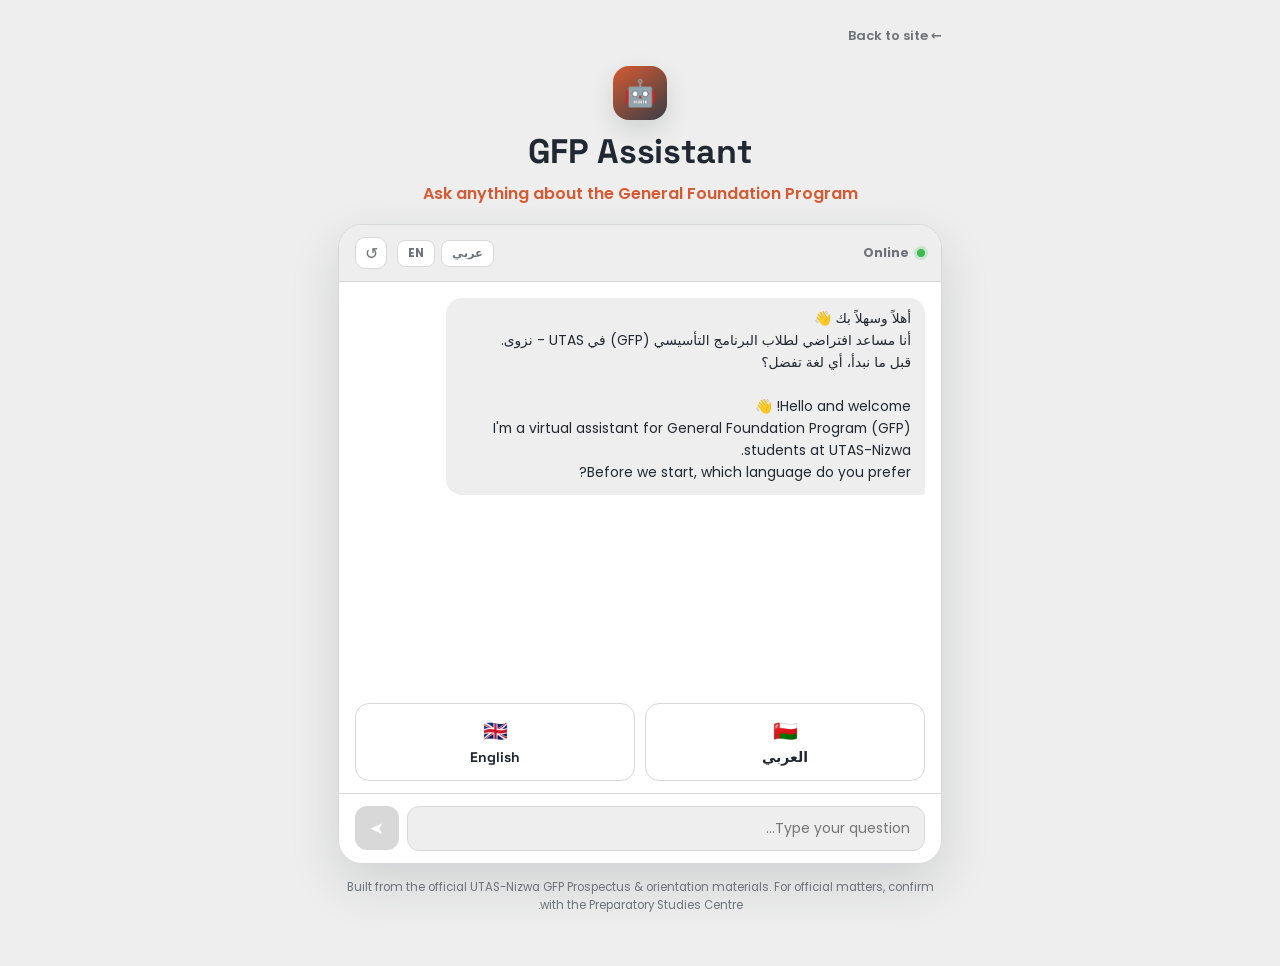
<file: chatbot.html>
<!DOCTYPE html>
<html lang="ar" dir="rtl">
<head>
<meta charset="UTF-8" />
<meta name="viewport" content="width=device-width, initial-scale=1.0, maximum-scale=1.0, user-scalable=no" />
<title>GFP Assistant</title>
<link rel="preconnect" href="https://fonts.googleapis.com">
<link rel="preconnect" href="https://fonts.gstatic.com" crossorigin>
<link href="https://fonts.googleapis.com/css2?family=Space+Grotesk:wght@400;500;600;700&family=Poppins:wght@300;400;500;600;700;800&display=swap" rel="stylesheet">
<style>
  :root{
    --paper:#eeeeee;
    --paper-2:#e2e2e2;
    --card:#ffffff;
    --ink:#222831;
    --ink-2:#222831;
    --muted:#6d7278;
    --accent:#d65a31;
    --accent-lite:#f7cdbb;
    --dark:#393e46;
    --line:#d8d8d8;
    --shadow:rgba(34,40,49,.14);
    --fd:"Space Grotesk",system-ui,sans-serif;
    --fb:"Poppins",system-ui,sans-serif;
  }
  *{box-sizing:border-box;-webkit-tap-highlight-color:transparent}
  html,body{margin:0;min-height:100dvh}
  body{
    font-family:var(--fb);color:var(--ink);
    background:var(--paper);
    overflow-x:hidden;
  }
  .wrap{max-width:640px;margin:0 auto;padding:22px 18px 40px;position:relative;z-index:2}

  .backlink{display:inline-flex;align-items:center;gap:6px;margin-bottom:14px;font-size:13px;font-weight:600;
    color:var(--muted);text-decoration:none}
  .backlink:hover{color:var(--ink)}

  header{text-align:center;margin:6px 0 18px}
  .bot-badge{width:54px;height:54px;border-radius:16px;background:linear-gradient(145deg,var(--accent),var(--dark));
    display:grid;place-items:center;font-size:26px;margin:0 auto 10px;box-shadow:0 10px 24px var(--shadow)}
  h1{
    font-family:var(--fd);font-weight:700;
    font-size:clamp(24px,7vw,34px);color:var(--ink);margin:0;
    letter-spacing:-.01em;
  }
  header p{margin:8px 0 0;color:var(--accent);font-size:clamp(13.5px,3.6vw,16px);font-weight:600}

  .chat-card{background:var(--card);border:1px solid var(--line);border-radius:24px;
    box-shadow:0 20px 50px var(--shadow);display:flex;flex-direction:column;
    height:min(640px,72dvh);overflow:hidden}

  .chat-top{display:flex;align-items:center;gap:10px;padding:12px 16px;
    border-bottom:1px solid var(--line);background:var(--paper);flex:0 0 auto}
  .chat-top-left{display:flex;align-items:center;gap:8px;font-size:12.5px;font-weight:700;color:var(--muted)}
  .dot{width:8px;height:8px;border-radius:50%;background:#3fb950;box-shadow:0 0 0 3px rgba(63,185,80,.2)}
  .lang-switch{margin-inline-start:auto;display:flex;gap:6px}
  .lang-switch button{border:1px solid var(--line);background:#fff;border-radius:8px;padding:4px 10px;
    font-family:var(--fb);font-weight:700;font-size:11.5px;color:var(--muted);cursor:pointer}
  .lang-switch button.on{background:var(--ink);color:#fff;border-color:var(--ink)}
  .resetbtn{border:1px solid var(--line);background:#fff;border-radius:10px;width:32px;height:32px;
    cursor:pointer;font-size:16px;color:var(--muted);flex:0 0 auto}
  .resetbtn:active{transform:scale(.94)}

  .messages{flex:1;overflow-y:auto;padding:16px;display:flex;flex-direction:column;gap:10px;scroll-behavior:smooth}
  .msg{max-width:84%;padding:10px 14px;border-radius:16px;font-size:13.8px;line-height:1.6;
    white-space:pre-line;animation:msgIn .25s ease;word-wrap:break-word}
  @keyframes msgIn{from{opacity:0;transform:translateY(6px)}to{opacity:1;transform:none}}
  .msg.bot{align-self:flex-start;background:var(--paper);color:var(--ink);border-end-start-radius:4px}
  .msg.user{align-self:flex-end;background:var(--ink);color:#fff;border-end-end-radius:4px}

  .typing{align-self:flex-start;display:flex;gap:4px;padding:13px 15px;background:var(--paper);border-radius:16px}
  .typing span{width:6px;height:6px;border-radius:50%;background:var(--muted);animation:blink 1.2s infinite}
  .typing span:nth-child(2){animation-delay:.2s}
  .typing span:nth-child(3){animation-delay:.4s}
  @keyframes blink{0%,80%,100%{opacity:.25}40%{opacity:1}}

  .chips-row{display:flex;flex-wrap:wrap;gap:8px;padding:0 16px 12px;flex:0 0 auto}
  .chip-btn{border:1px solid var(--accent);background:var(--accent-lite);color:var(--dark);border-radius:999px;
    padding:7px 13px;font-family:var(--fb);font-weight:600;font-size:12.3px;cursor:pointer;
    transition:transform .12s;line-height:1.3}
  .chip-btn:hover{transform:translateY(-2px)}
  .chip-btn.alt{border-color:var(--line);background:#fff;color:var(--muted)}

  .lang-pick{display:flex;gap:10px;width:100%}
  .lang-pick button{flex:1;padding:14px 8px;border-radius:14px;border:1.5px solid var(--line);background:#fff;
    font-family:var(--fd);font-weight:700;font-size:14px;cursor:pointer;
    display:flex;flex-direction:column;align-items:center;gap:4px;color:var(--ink)}
  .lang-pick button:hover{border-color:var(--accent);background:var(--accent-lite)}
  .lang-pick button span{font-size:20px}

  .inputrow{display:flex;gap:8px;padding:12px 16px;border-top:1px solid var(--line);background:#fff;flex:0 0 auto}
  .inputrow input{flex:1;border:1.5px solid var(--line);border-radius:12px;padding:11px 14px;
    font-family:var(--fb);font-size:14px;color:var(--ink);outline:none;min-width:0}
  .inputrow input:focus{border-color:var(--accent)}
  .inputrow input:disabled{background:var(--paper);color:var(--muted)}
  .inputrow button{width:44px;height:44px;border:none;border-radius:12px;background:var(--accent);color:#fff;
    font-size:17px;cursor:pointer;display:grid;place-items:center;flex:0 0 44px}
  .inputrow button:disabled{background:var(--line);cursor:not-allowed}
  .inputrow button:active:not(:disabled){transform:scale(.94)}
  [dir="rtl"] .inputrow button span{display:inline-block;transform:scaleX(-1)}

  .foot-note{text-align:center;color:var(--muted);font-size:11.5px;margin-top:14px;line-height:1.6}
</style>
</head>
<body>

<div class="wrap">
  <a class="backlink" href="index.html" id="backlink">← Back to site</a>
  <header>
    <div class="bot-badge">🤖</div>
    <h1 id="pageTitle">GFP Assistant</h1>
    <p id="pageSub">Ask anything about the General Foundation Program</p>
  </header>

  <div class="chat-card">
    <div class="chat-top">
      <div class="chat-top-left"><span class="dot"></span><span id="statusText">Online</span></div>
      <div class="lang-switch" id="langSwitch" hidden>
        <button data-lang="ar" id="btnAr">عربي</button>
        <button data-lang="en" id="btnEn">EN</button>
      </div>
      <button class="resetbtn" id="resetBtn" title="Restart">↺</button>
    </div>
    <div class="messages" id="messages"></div>
    <div class="chips-row" id="chipsRow"></div>
    <form class="inputrow" id="inputForm">
      <input type="text" id="userInput" placeholder="Type your question..." autocomplete="off" disabled />
      <button type="submit" id="sendBtn" disabled><span>➤</span></button>
    </form>
  </div>

  <p class="foot-note" id="footNote">Built from the official UTAS-Nizwa GFP Prospectus &amp; orientation materials. For official matters, confirm with the Preparatory Studies Centre.</p>
</div>

<script>
(function(){
"use strict";
const $=s=>document.querySelector(s);
const messagesEl=$("#messages"), chipsRow=$("#chipsRow"), inputForm=$("#inputForm"),
      userInput=$("#userInput"), sendBtn=$("#sendBtn"), resetBtn=$("#resetBtn"),
      langSwitch=$("#langSwitch"), btnAr=$("#btnAr"), btnEn=$("#btnEn"),
      pageTitle=$("#pageTitle"), pageSub=$("#pageSub"), statusText=$("#statusText"),
      backlink=$("#backlink"), footNote=$("#footNote");

let LANG=null;

/* ---------------- UI strings ---------------- */
const STR={
  ar:{
    title:"مساعد GFP 🤖", sub:"اسأل عن أي شي يخص البرنامج التأسيسي", status:"متصل الآن",
    placeholder:"اكتب سؤالك هنا...", back:"← رجوع للموقع",
    foot:"مبني على نشرة البرنامج التأسيسي (Prospectus) وملفات التوجيه الرسمية لجامعة UTAS - نزوى. لأي أمر رسمي، تأكد مع مركز الدراسات التحضيرية.",
    welcome:"أهلاً وسهلاً بك 👋\nأنا مساعد افتراضي لطلاب البرنامج التأسيسي (GFP) في UTAS - نزوى.\nقبل ما نبدأ، أي لغة تفضل؟",
    afterLang:"تمام 👍 اخترت العربي.\nتفضل، اسألني عن أي شي يخص البرنامج (الإنجليزي، الرياضيات، مهارات الحاسوب، الحضور، الامتحانات...) وبساعدك 🙌",
    chooseTopic:"تقدر أيضاً تختار موضوع من هذي:",
    notUnderstood:"ما قدرت أفهم سؤالك بالضبط 🤔 جرّب تكتبه بطريقة ثانية، أو اختر من المواضيع:",
    maybeMean:"قصدك أحد هذي الأسئلة؟ 🤔",
    somethingElse:"❓ شي ثاني",
    backTopics:"⬅️ كل المواضيع",
    greeting:"أهلاً فيك! 😊 اسألني عن أي شي يخص البرنامج التأسيسي.",
    thanks:"العفو! 🙏 تحتاج شي ثاني؟",
    whoami:"أنا بوت مساعد لطلاب البرنامج التأسيسي (GFP) في UTAS - نزوى، مبني على نشرة البرنامج الرسمية وملفات التوجيه. لأي أمر رسمي تأكد مع مركز الدراسات التحضيرية 🎓",
    typeSomething:"اكتب سؤالك من فضلك ✍️",
    restarted:"تم البدء من جديد 🔄",
    langSet:"تم تغيير اللغة إلى العربي ✅",
    anythingElse:"هل هناك شي ثاني تحتاج تعرفه؟ 🤔",
    yesLabel:"✅ نعم",
    noLabel:"🚫 لا، شكراً",
    yesPrompt:"تمام! اختر موضوع من القائمة، أو اكتب سؤالك مباشرة ⬇️",
    closing:"شكراً لك 🌸 نتمنى لك يوم جميل ومذاكرة موفقة! 🎓",
    emailChip:"✉️ أرسل سؤالي لمستر فيصل",
    emailOpened:"فتحت لك تطبيق الإيميل عشان ترسل سؤالك مباشرة لمستر فيصل ✉️",
    mailSubject:"سؤال من طالب - مساعد GFP",
    mailBody:"مرحباً أستاذ فيصل،\n\nعندي سؤال ما قدر البوت يجاوب عليه:\n\"{q}\"\n\nمع الشكر.",
  },
  en:{
    title:"GFP Assistant 🤖", sub:"Ask anything about the General Foundation Program", status:"Online",
    placeholder:"Type your question...", back:"← Back to site",
    foot:"Built from the official UTAS-Nizwa GFP Prospectus & orientation materials. For official matters, please confirm with the Preparatory Studies Centre.",
    welcome:"Hello and welcome! 👋\nI'm a virtual assistant for General Foundation Program (GFP) students at UTAS-Nizwa.\nBefore we start, which language do you prefer?",
    afterLang:"Great 👍 English it is.\nGo ahead, ask me anything about the program (English, Math, Computing Skills, attendance, exams...) and I'll help 🙌",
    chooseTopic:"You can also pick a topic:",
    notUnderstood:"I couldn't quite understand that 🤔 try rephrasing, or pick a topic:",
    maybeMean:"Did you mean one of these? 🤔",
    somethingElse:"❓ Something else",
    backTopics:"⬅️ All topics",
    greeting:"Hey there! 😊 Ask me anything about the GFP program.",
    thanks:"You're welcome! 🙏 Need anything else?",
    whoami:"I'm a helper bot for GFP students at UTAS-Nizwa, built from the official Prospectus and orientation materials. For anything official, please confirm with the Preparatory Studies Centre 🎓",
    typeSomething:"Please type your question ✍️",
    restarted:"Restarted 🔄",
    langSet:"Language switched to English ✅",
    anythingElse:"Is there anything else you'd like to know? 🤔",
    yesLabel:"✅ Yes",
    noLabel:"🚫 No, thanks",
    yesPrompt:"Great! Pick a topic from the list, or just type your question ⬇️",
    closing:"Thank you! 🌸 Wishing you a great day and good luck with your studies! 🎓",
    emailChip:"✉️ Email my question to Mr. Faisal",
    emailOpened:"I've opened your email app so you can send your question directly to Mr. Faisal ✉️",
    mailSubject:"Student question - GFP Assistant",
    mailBody:"Hello Mr. Faisal,\n\nI have a question the bot couldn't answer:\n\"{q}\"\n\nThank you.",
  }
};

const FAISAL_EMAIL="faisal.alshamakhi@utas.edu.om";

/* ---------------- Categories ---------------- */
const CATS=[
  {id:"program",   emoji:"🏫", ar:"البرنامج التأسيسي", en:"GFP Program"},
  {id:"english",   emoji:"🔤", ar:"اللغة الإنجليزية",  en:"English"},
  {id:"math",      emoji:"➗", ar:"الرياضيات",          en:"Mathematics"},
  {id:"computing", emoji:"💻", ar:"مهارات الحاسوب",     en:"Computing Skills"},
  {id:"grading",   emoji:"🏆", ar:"الدرجات والتقييم",    en:"Grades & Assessment"},
  {id:"attendance",emoji:"📅", ar:"الحضور والغياب",      en:"Attendance"},
  {id:"exams",     emoji:"📝", ar:"الامتحانات والقوانين", en:"Exams & Rules"},
  {id:"resources", emoji:"📚", ar:"الكتب والمنصات",      en:"Books & Platforms"},
  {id:"ge2",       emoji:"📘", ar:"مقرر اللغة الإنجليزية 2", en:"GE2 Course"},
];

/* ---------------- Knowledge base ---------------- */
const KB=[
{id:"gfp_structure",cat:"program",
  t:{ar:"مكونات البرنامج التأسيسي",en:"GFP components"},
  kw:["gfp","structure","components","general foundation program","foundation program","البرنامج التاسيسي","مكونات البرنامج","هيكل البرنامج","اقسام البرنامج","مم يتكون"],
  a:{ar:"البرنامج التأسيسي (GFP) يتكون من 4 مكونات:\n• اللغة الإنجليزية (GE1 → GE2 → GE3)\n• الرياضيات (رياضيات علوم اجتماعية MSS أو رياضيات علمية MS)\n• مهارات الحاسوب\n• مهارات الدراسة العامة (GSS) - مدمجة داخل كل المكونات\nومدة البرنامج المتوقعة سنة ونصف.",
      en:"The GFP has 4 components:\n• English Language (GE1 → GE2 → GE3)\n• Mathematics (Mathematics for Social Sciences MSS or Mathematics for Sciences MS)\n• Computing Skills\n• General Study Skills (GSS) - embedded in all components\nExpected duration: 1.5 years."}},

{id:"contact_hours_summary",cat:"program",
  t:{ar:"عدد الساعات الأسبوعية",en:"Weekly contact hours"},
  kw:["contact hours","hours per week","how many hours","عدد الساعات","الساعات الاسبوعيه","كم ساعه"],
  a:{ar:"عدد الساعات الأسبوعية لكل مكون:\n• GE1 / GE2 / GE3: 18 ساعة أسبوعياً لكل مستوى\n• الرياضيات (MSS أو MS): 6 ساعات أسبوعياً\n• مهارات الحاسوب: 4 ساعات أسبوعياً",
      en:"Weekly hours per component:\n• GE1 / GE2 / GE3: 18 hrs/week each level\n• Mathematics (MSS or MS): 6 hrs/week\n• Computing Skills: 4 hrs/week"}},

{id:"max_study_period",cat:"program",
  t:{ar:"أقصى مدة للبرنامج",en:"Maximum GFP duration"},
  kw:["max period","maximum duration","how long is gfp","اقصى مده","كم مده البرنامج","مده البرنامج"],
  a:{ar:"أقصى مدة للبقاء في البرنامج التأسيسي سنتان (سنة ونص عادي + فرصة إعادة). التأجيل غير مسموح إلا لأسباب مقبولة وبموافقة الجهة المختصة.",
      en:"The maximum period to stay in the GFP is 2 years (1.5 years regular + one repeat chance). Postponement isn't allowed except for valid reasons with approval."}},

{id:"withdrawal_policy",cat:"program",
  t:{ar:"الانسحاب من مادة",en:"Withdrawing from a course"},
  kw:["withdraw from course","can i drop","انسحب من ماده","انسحاب من ماده","اسحب ماده"],
  a:{ar:"لا يُسمح للطالب بالانسحاب من أي مادة مسجلة ضمن البرنامج التأسيسي.",
      en:"Students are NOT permitted to withdraw from any registered GFP course."}},

{id:"postponement",cat:"program",
  t:{ar:"تأجيل الفصل الدراسي",en:"Postponing a semester"},
  kw:["postpone semester","defer","تاجيل الفصل","تاجيل التسجيل","اجل الفصل"],
  a:{ar:"التأجيل غير مسموح إلا لأسباب قاهرة وبموافقة الجهة المختصة. فترة التأجيل الأولى (فصل واحد) لا تُحسب من الحد الأقصى لمدة البرنامج، لكن أي تمديد إضافي يُحسب منها. لا تُصرف مكافأة خلال فترة التأجيل.",
      en:"Postponement is only allowed for insurmountable reasons with approval. The first postponement (one semester) doesn't count toward the max GFP period, but any further extension does. No allowance is paid during postponement."}},

{id:"year1_registration",cat:"program",
  t:{ar:"تسجيل مواد السنة الأولى أثناء البرنامج",en:"Registering Year 1 courses during GFP"},
  kw:["year one courses","register diploma courses","high flyer register","تسجيل السنه الاولى","مواد الدبلوم","متفوقين تسجيل"],
  a:{ar:"إذا أنهيت الإنجليزي والرياضيات (أو مهارات الحاسوب)، تقدر تسجل بعض مواد السنة الأولى مع بقية مواد البرنامج المتبقية، بشرط:\n• لا تتجاوز 6 ساعات معتمدة / مادتين إذا تبقى لك رياضيات\n• لا تتجاوز 9 ساعات معتمدة / 3 مواد إذا تبقى لك مهارات حاسوب\n• المادة ما تكون متطلب سابق لمادة البرنامج الباقية",
      en:"If you finish English and Mathematics (or Computing Skills), you can register some Year 1 courses alongside your remaining GFP course, provided:\n• max 6 credit hrs / 2 courses if Math remains\n• max 9 credit hrs / 3 courses if Computing Skills remains\n• the course isn't a prerequisite for the remaining GFP course"}},

{id:"mission_vision",cat:"program",
  t:{ar:"رؤية ورسالة وقيم UTAS",en:"UTAS mission, vision & values"},
  kw:["mission","vision","values","رؤيه الجامعه","رساله الجامعه","قيم الجامعه"],
  a:{ar:"الرؤية: أن تكون UTAS من الجامعات الرائدة في التعليم التقني والتطبيقي للمساهمة في مجتمع مستدام قائم على المعرفة.\nالرسالة: بناء قدرات تنافسية وابتكارية عبر بيئة محفزة وتعاون فعّال مع المجتمع والصناعة لتعزيز التميّز في التعلّم والبحث والابتكار.\nالقيم: النزاهة، التميّز، التعاون، الولاء، والتنوع والشمول.",
      en:"Vision: To be among the leading institutions in technological and applied education, contributing to a sustainable, knowledge-based society.\nMission: Build competitive and innovative capabilities through a stimulating environment and effective engagement with community and industry to promote excellence in learning, research and innovation.\nValues: Integrity, Excellence, Collaboration, Loyalty, Diversity & Inclusion."}},

{id:"course_codes",cat:"program",
  t:{ar:"رموز المواد والاختبارات",en:"Course & exam codes"},
  kw:["course code","exam code","رمز الماده","رمز الاختبار","كود الماده"],
  a:{ar:"رموز المواد: GE1=FPGE0001, GE2=FPGE0002, GE3=FPGE0003, MSS=FPMH0001, MS=FPMS0001, مهارات الحاسوب=FPCS0001.\nرموز الاختبارات: تحديد المستوى ELPT0001، التحقق ELVT0001/0002، الإعفاء WTEL0003، التحدي CTFP0002، الخروج (إنجليزي) EXEL0003، دخول الرياضيات MAET0001، خروج الرياضيات EXMH0001/EXMS0001، دخول الحاسوب CSET0001، خروج الحاسوب EXCS0001.",
      en:"Course codes: GE1=FPGE0001, GE2=FPGE0002, GE3=FPGE0003, MSS=FPMH0001, MS=FPMS0001, Computing Skills=FPCS0001.\nExam codes: Placement ELPT0001, Validation ELVT0001/0002, Waiver WTEL0003, Challenge CTFP0002, English Exit EXEL0003, Math Entry MAET0001, Math Exit EXMH0001/EXMS0001, Computing Entry CSET0001, Computing Exit EXCS0001."}},

{id:"english_levels",cat:"english",
  t:{ar:"مستويات اللغة الإنجليزية",en:"English levels"},
  kw:["english levels","ge1","ge2","ge3","general english","مستويات الانجليزي","اللغه الانجليزيه","جي اي"],
  a:{ar:"مكوّن الإنجليزي فيه 3 مستويات: GE1 → GE2 → GE3، كل مستوى 18 ساعة أسبوعياً، ويشمل (قراءة وكتابة) + (استماع ومحادثة)، وفي GE3 يُضاف مشروع وعرض تقديمي.",
      en:"The English component has 3 levels: GE1 → GE2 → GE3, 18 hrs/week each, covering Reading & Writing + Listening & Speaking, and GE3 adds a Project & Presentation."}},

{id:"placement_test",cat:"english",
  t:{ar:"اختبار تحديد المستوى (EPT)",en:"English Placement Test (EPT)"},
  kw:["placement test","ept","english entry test","اختبار تحديد المستوى","اختبار القبول الانجليزي"],
  a:{ar:"كل طالب جديد يسوي اختبار تحديد المستوى (EPT). حسب الدرجة:\n• 0-45 → GE1\n• 46-69 → GE2\n• 70-100 → GE3 (ومن يحصل 78 فأكثر يُعتبر 'متفوق' ويسوي اختبار الإعفاء)",
      en:"All new students take the English Placement Test (EPT):\n• 0-45 → GE1\n• 46-69 → GE2\n• 70-100 → GE3 (score ≥78 = 'high-flyer', eligible for the Waiver Test)"}},

{id:"waiver_test",cat:"english",
  t:{ar:"اختبار الإعفاء (EWT)",en:"English Waiver Test (EWT)"},
  kw:["waiver test","ewt","high flyer","اختبار الاعفاء","متفوق"],
  a:{ar:"المتفوقون (EPT ≥ 78) يسوون اختبار الإعفاء. إذا حصلوا 70 فأكثر → يُعفون كلياً من مكوّن الإنجليزي. وإذا أقل من 70 → يدرسون GE3.",
      en:"High-flyers (EPT ≥78) sit the Waiver Test. Score ≥70 → fully exempted from the English component. Below 70 → must study GE3."}},

{id:"challenge_test",cat:"english",
  t:{ar:"اختبار التحدي",en:"English Challenge Test"},
  kw:["challenge test","ge1 challenge","اختبار التحدي"],
  a:{ar:"لطلاب GE1 الحاصلين على تقدير A أو A-. يُعقد خلال أسبوع التهيئة، ومن يحصل 80 فأكثر يتخطى GE2 وينتقل مباشرة إلى GE3.",
      en:"For GE1 students who achieve an A or A-. Held during induction week; score ≥80 → skip GE2 and move directly to GE3."}},

{id:"validation_test",cat:"english",
  t:{ar:"اختبار التحقق من المستوى",en:"English Placement Validation Test"},
  kw:["validation test","elvt","اختبار التحقق"],
  a:{ar:"يُعطى لطلاب GE1 وGE2 اللي مستواهم يبدو أعلى مما وُضعوا فيه، خلال أول أسبوعين من الفصل. من يحصل 80 فأكثر → يترفّع للمستوى التالي.",
      en:"Given to GE1/GE2 students whose proficiency seems higher than their placed level, within the first 2 weeks of the semester. Score ≥80 → upgraded to the next level."}},

{id:"english_exit_exam",cat:"english",
  t:{ar:"اختبار الخروج (إنجليزي)",en:"English Exit Exam"},
  kw:["exit exam english","exel","اختبار الخروج الانجليزي","امتحان الخروج"],
  a:{ar:"للطلاب الموقوفين اللي استنفدوا فرصة الإعادة. يُمنحون فرصتين، ويُعقد الاختبار 4 مرات بالسنة (بداية ونهاية كل فصل). درجة النجاح 50%. أو تقديم شهادة IELTS/TOEFL معتمدة.",
      en:"For suspended students who've exhausted their repeat chance. 2 chances, offered 4x/year (start & end of each semester). Pass mark 50%, or submit a valid IELTS/TOEFL certificate."}},

{id:"english_assessment",cat:"english",
  t:{ar:"تقييم مستويات الإنجليزي",en:"English assessment scheme"},
  kw:["english assessment","ge grading","ca fe","assessed","how is ge2 assessed","assessment scheme","تقييم الانجليزي","درجات الانجليزي","نظام التقييم","كيف يتم تقييم"],
  a:{ar:"التقييم المستمر (CA) 50% (منتصف الفصل 30% + مكونات أخرى 20%) + الامتحان النهائي (FE) 50%.\nللنجاح لازم: الدرجة التراكمية ≥50 والامتحان النهائي ≥50 معاً.",
      en:"Continuous Assessment (CA) 50% (Midterm 30% + other CA 20%) + Final Exam (FE) 50%.\nTo pass: cumulative mark ≥50 AND the Final Exam itself ≥50."}},

{id:"english_ca_breakdown",cat:"english",
  t:{ar:"تفاصيل درجات اللغة الإنجليزية 2",en:"GE2 CA breakdown"},
  kw:["midterm breakdown","oral presentation","e-learning marks","تفصيل درجات الانجليزي","العرض الشفوي","درجات السبارك","ge2 assessment","ge2 marks","تفصيل درجات جي اي تو","assessed","ge2 grading","تقييم جي اي تو"],
  a:{ar:"تفصيل تقييم اللغة الإنجليزية 2 (من دفتر التقييم الرسمي): التقييم المستمر 50% = منتصف الفصل 30% (75 درجة: قراءة25+استماع25+كتابة25) + ملف الكتابة 10% (40 درجة) + المناظرة 5% (25 درجة) + الأنشطة الإلكترونية 5% (14 درجة). الامتحان النهائي 50% (100 درجة: قراءة/استماع/كتابة/محادثة 25 لكل مهارة).",
      en:"GE2's official assessment breakdown (Assessment Booklet): Continuous Assessment 50% = Midterm Exam 30% (75 marks: Reading25+Listening25+Writing25) + Writing Portfolio 10% (40 marks) + Debate 5% (25 marks) + E-Learning Activities 5% (14 marks). Final Exam 50% (100 marks: Reading/Listening/Writing/Speaking 25 each)."}},

{id:"ge2_overview",cat:"ge2",
  t:{ar:"عن مقرر اللغة الإنجليزية 2",en:"About the GE2 course"},
  kw:["ge2","general english 2","fpge0002","عن جي اي تو","مقرر جي اي تو","ماده جي اي تو"],
  a:{ar:"اللغة الإنجليزية العامة 2 (رمز المادة FPGE0002)، مستوى متوسط (CEFR B1)، ومتطلبها السابق اجتياز اللغة الإنجليزية العامة 1 أو نتيجة اختبار تحديد المستوى. 18 ساعة أسبوعياً (10 ساعات قراءة وكتابة مع قواعد مدمجة، و8 ساعات استماع ومحادثة مع قواعد مدمجة). الكتاب المعتمد: Pathways 2 (بجزأيه: قراءة وكتابة، واستماع ومحادثة) بالإضافة لمواد الجامعة التكميلية.",
      en:"General English 2 (GE2) - course code FPGE0002, Intermediate level (CEFR B1), prerequisite: pass GE1 or an equivalent Placement Test score. 18 hrs/week (10 Reading & Writing + integrated grammar, 8 Listening & Speaking + integrated grammar). Textbooks: Pathways 2 (Reading & Writing) and Pathways 2 (Listening & Speaking) + UTAS Supplementary Materials (STMs)."}},

{id:"ge2_objectives",cat:"ge2",
  t:{ar:"أهداف مقرر اللغة الإنجليزية 2",en:"GE2 course objectives"},
  kw:["ge2 objectives","course objectives","اهداف الماده","اهداف جي اي تو","اهداف المقرر"],
  a:{ar:"بنهاية مقرر اللغة الإنجليزية 2 يقدر الطالب: يتعرّف على الأفكار والتفاصيل بنصوص قراءة واستماع معقّدة، يتفاعل معها بتفكير عالي المستوى (استنتاج وتقييم وتركيب)، يتواصل بطلاقة مع الآخرين، ينتج نصوص كتابية واضحة ومفصّلة برأي واضح، يستخدم قواعد لغوية مناسبة للمستوى، ويستخدم منصات التعلّم الرقمية للدراسة الذاتية.",
      en:"By the end of GE2, students should: recognize ideas/details in complex reading & listening texts, interact with them using higher-order thinking (inferencing, evaluating, synthesizing), communicate with fluency and spontaneity, produce clear detailed written texts with a viewpoint, use level-appropriate grammar, and use virtual platforms for independent learning."}},

{id:"ge2_outcomes_listening",cat:"ge2",
  t:{ar:"مخرجات الاستماع في اللغة الإنجليزية 2",en:"GE2 Listening outcomes"},
  kw:["listening outcomes","listening skills ge2","مخرجات الاستماع","مهارات الاستماع"],
  a:{ar:"أهم مخرجات الاستماع: فهم الفكرة الرئيسية والتفاصيل من نص مسموع 4-5 دقائق، أخذ ملاحظات أثناء محاضرة، فهم التعابير الشائعة والعامية بسياق واضح، استنتاج معنى الكلمات الجديدة، والتمييز بين وجهات النظر والمشاعر المختلفة.",
      en:"Key listening outcomes: understand the main idea & details of a 4-5 minute recording, take notes during a lecture, understand common idioms and colloquial language in clear context, guess new-word meanings from context, and identify speakers' viewpoints and feelings."}},

{id:"ge2_outcomes_reading",cat:"ge2",
  t:{ar:"مخرجات القراءة في اللغة الإنجليزية 2",en:"GE2 Reading outcomes"},
  kw:["reading outcomes","reading skills ge2","مخرجات القراءه","مهارات القراءه"],
  a:{ar:"أهم مخرجات القراءة: فهم نصوص من حوالي 500 كلمة (الفكرة الرئيسية والتفاصيل)، اختيار أسلوب القراءة المناسب (تصفّح/بحث سريع/قراءة متعمّقة)، استنتاج معنى الكلمات من السياق، وفهم نصوص فيها مقارنة وسبب ونتيجة.",
      en:"Key reading outcomes: comprehend ~500-word texts (main ideas & details), choose the right reading style (skimming/scanning/intensive), guess word meanings from context, and understand texts with comparison, cause & effect."}},

{id:"ge2_outcomes_speaking",cat:"ge2",
  t:{ar:"مخرجات المحادثة في اللغة الإنجليزية 2",en:"GE2 Speaking outcomes"},
  kw:["speaking outcomes","speaking skills ge2","مخرجات المحادثه","مهارات المحادثه"],
  a:{ar:"أهم مخرجات المحادثة: التحدث بطلاقة ودقة متزايدة في مواقف اجتماعية وأكاديمية وعملية، المشاركة بأنشطة تحدث فردية وجماعية، إعطاء أسباب وتفسيرات للآراء، تقديم حديث من 3-5 دقائق، ونطق وتنغيم واضح.",
      en:"Key speaking outcomes: speak with increasing fluency & accuracy in social/academic/work settings, take part in individual and group speaking activities, give reasons for opinions, deliver a 3-5 minute talk, and use clear pronunciation and intonation."}},

{id:"ge2_outcomes_writing",cat:"ge2",
  t:{ar:"مخرجات الكتابة في اللغة الإنجليزية 2",en:"GE2 Writing outcomes"},
  kw:["writing outcomes","writing skills ge2","مخرجات الكتابه","مهارات الكتابه"],
  a:{ar:"أهم مخرجات الكتابة: كتابة مقال 200 كلمة فأكثر (مقدمة + فقرتين دعم + خاتمة)، وصف عملية بأدوات ربط مناسبة (150 كلمة فأكثر)، كتابة تقرير حادثة (150 كلمة فأكثر)، وكتابة مقال سبب ونتيجة أو مقارنة مع رأي.",
      en:"Key writing outcomes: write an essay of 200+ words (intro + 2 supporting paragraphs + conclusion), describe a process with discourse markers (150+ words), write an incident report (150+ words), and write a cause & effect or comparison essay with an opinion."}},

{id:"ge2_grammar",cat:"ge2",
  t:{ar:"قواعد اللغة الإنجليزية 2",en:"GE2 Grammar topics"},
  kw:["grammar topics","grammar ge2","قواعد الماده","قواعد جي اي تو","نحو"],
  a:{ar:"قواعد اللغة الإنجليزية 2: الأزمنة (حاضر، ماضي، مستقبل، تام)، الصفات والظروف، جمل الشرط (صفر/أول/ثاني)، حروف الجر، أنواع الأسئلة، الأفعال الناقصة، المبني للمجهول، المصادر والأسماء الفعلية، وأدوات الربط. تُدرَّس ضمن المهارات الأربع وليست بمعزل عنها.",
      en:"GE2 grammar: tenses (present, past, future, perfect), adjectives & adverbs, conditionals (zero/first/second), prepositions, question types, modals, passives, infinitives & gerunds, and conjunctions — taught contextually within the four skills."}},

{id:"ge2_midterm",cat:"ge2",
  t:{ar:"امتحان منتصف فصل اللغة الإنجليزية 2",en:"GE2 Midterm Exam"},
  kw:["ge2 midterm","mte ge2","امتحان منتصف الفصل جي اي تو"],
  a:{ar:"امتحان منتصف الفصل: 75 درجة (قراءة25 + استماع25 + كتابة25) = 30% من الدرجة النهائية. يُعقد بالترتيب: قراءة ← استماع ← كتابة، بجلسة واحدة بدون فاصل. أحضري بطاقتك الجامعية واحضري قبل 30 دقيقة على الأقل.",
      en:"The GE2 Midterm Exam: 75 marks (Reading25 + Listening25 + Writing25) = 30% of the grade. Administered in order — Reading → Listening → Writing — in one session with no break. Bring your student card and arrive at least 30 minutes early."}},

{id:"ge2_writing_portfolio",cat:"ge2",
  t:{ar:"ملف الكتابة",en:"Writing Portfolio"},
  kw:["writing portfolio","ملف الكتابه","بورتفوليو الكتابه"],
  a:{ar:"ملف الكتابة = 10% (40 درجة). فيه مهمتان (قبل وبعد منتصف الفصل)، كل مهمة لها مسودة أولى (بدون درجات، فقط تغذية راجعة) ثم مسودة ثانية منقّحة تُصحَّح. المسودة الأولى 25 دقيقة، الثانية 40 دقيقة، وتُسلَّمان معاً بالملف.",
      en:"The Writing Portfolio = 10% (40 marks). It has two tasks (before and after the midterm); each has an ungraded first draft (with feedback) and a graded, revised second draft. Task 1 = 25 minutes, Task 2 = 40 minutes; both drafts are submitted together in the portfolio."}},

{id:"ge2_debate",cat:"ge2",
  t:{ar:"المناظرة",en:"Debate"},
  kw:["debate","مناظره","المناظره"],
  a:{ar:"المناظرة = 5% (25 درجة). ثنائي ضد ثنائي، 6 دقائق للجلسة (8 دقائق لو المجموعة 3 طلاب)، في الأسبوع 11 و12. تُقيَّم فردياً حسب 5 معايير: المعلومات، الرد على الحجج، استخدام الحقائق والإحصائيات، التنظيم، وفهم الموضوع (5 نقاط لكل معيار).",
      en:"Debate = 5% (25 marks). Pair vs pair, 6-minute sessions (8 minutes for a group of 3), held in Weeks 11-12. Assessed individually on 5 criteria: Information, Rebuttal, Use of Facts/Statistics, Organization, and Understanding of Topic (5 points each)."}},

{id:"ge2_elearning",cat:"ge2",
  t:{ar:"الأنشطة الإلكترونية",en:"GE2 E-Learning activities"},
  kw:["e-learning ge2","spark activities","e-learning activities","elearning","e learning","online activities","spark","moodle activities","الانشطه الالكترونيه","انشطه سبارك","السبارك","انشطه الكترونيه"],
  a:{ar:"الأنشطة الإلكترونية = 5% (14 درجة): 7 أنشطة قراءة وكتابة + 7 أنشطة استماع ومحادثة، عبر منصّتي سبارك أو مودل، موزّعة قبل وبعد منتصف الفصل. كل نشاط = درجة واحدة، والتصحيح تلقائي وفوري. التأخر بالتسليم = صفر.",
      en:"E-Learning Activities = 5% (14 marks): 7 Reading & Writing + 7 Listening & Speaking activities via SPARK or Moodle, spread before and after the midterm. Each activity = 1 mark, with automatic, instant grading. Late submission = zero."}},

{id:"ge2_final_exam",cat:"ge2",
  t:{ar:"الامتحان النهائي",en:"GE2 Final Exam"},
  kw:["ge2 final exam","final exam skills","الامتحان النهائي جي اي تو"],
  a:{ar:"الامتحان النهائي = 50% (100 درجة)، موزّعة بالتساوي: قراءة25 + استماع25 + كتابة25 + محادثة25. الجزء الكتابي بنفس ترتيب منتصف الفصل (قراءة←استماع←كتابة). المحادثة تُختبر بمقابلة شخصية منفصلة أمام ممتحنين اثنين.",
      en:"The Final Exam = 50% (100 marks), split equally: Reading25 + Listening25 + Writing25 + Speaking25. The written part follows the same order as the midterm (Reading→Listening→Writing). Speaking is tested separately in a one-on-one interview with two examiners."}},

{id:"ge2_mass_absence",cat:"ge2",
  t:{ar:"الغياب الجماعي",en:"Mass absence"},
  kw:["mass absence","الغياب الجماعي","غياب جماعي"],
  a:{ar:"الغياب الجماعي غير مسموح أبداً - يُسجَّل الجميع غائبين بتلك الجلسة، ومخرجات التعلّم اللي كانت مقررة ما تُعاد لمن غاب، لأنه يعطّل خطة تسليم المقرر.",
      en:"Mass absence is never permitted — everyone present is still marked absent for that session, and the learning outcomes scheduled that day are not repeated, since it disrupts the delivery plan."}},

{id:"ge2_support",cat:"ge2",
  t:{ar:"خدمات الدعم للطلاب",en:"Student support services"},
  kw:["support services","academic advising","remedial","tutoring","خدمات الدعم","الارشاد الاكاديمي","دروس تقويه"],
  a:{ar:"خدمات متاحة لك: إرشاد أكاديمي، نادي PSC، برامج تدخّل للطلاب المعرّضين لخطر أكاديمي، دعم لذوي الاحتياجات الخاصة (كلّم معلمك)، دروس تقوية وتعليم فردي، دروس رياضيات مسجّلة، مختبرات حاسوب وواي فاي ومنصّات تعلّم مجانية (مودل وسبارك)، والمكتبة الرئيسية.",
      en:"Support available to you: Academic Advising, PSC Club, Intervention Programs for at-risk students, support for special needs students (talk to your teacher), remedial teaching/tutorials/peer tutoring, recorded Math lessons, free computer labs & Wi-Fi & learning platforms (Moodle & SPARK), and the University Main Library."}},

{id:"ge2_health_safety",cat:"ge2",
  t:{ar:"الصحة والسلامة",en:"Health & Safety"},
  kw:["health safety","clinic","العياده","الصحه والسلامه","عياده الجامعه"],
  a:{ar:"عيادة الجامعة متوفرة للطلاب. رقم العيادة: 25433791. للطوارئ: 25433856. أي حادث صحي أو أمني يُبلَّغ عنه عبر النموذج الرسمي.",
      en:"The university clinic is available to students. Clinic: 25433791. Emergencies: 25433856. Report any health or safety incident using the official form."}},

{id:"math_component",cat:"math",
  t:{ar:"مكوّن الرياضيات",en:"Mathematics component"},
  kw:["mathematics","math","mss","ms course","الرياضيات","ماث","ماده الرياضيات"],
  a:{ar:"مادتان حسب التخصص: رياضيات للعلوم الاجتماعية (MSS) أو رياضيات للعلوم (MS)، 6 ساعات أسبوعياً. الدخول عبر اختبار دخول الرياضيات (جزأين)، والنجاح في الجزأين يعفيك من دراسة المادة.",
      en:"Two courses depending on specialization: Mathematics for Social Sciences (MSS) or Mathematics for Sciences (MS), 6 hrs/week. Entry via the Mathematics Entry Test (2 parts); passing both parts exempts you from the course."}},

{id:"math_entry_test",cat:"math",
  t:{ar:"اختبار دخول الرياضيات",en:"Mathematics Entry Test"},
  kw:["math entry test","met","اختبار دخول الرياضيات","اختبار الرياضيات"],
  a:{ar:"يُعطى لكل طالب جديد، جزأين، لازم تنجح بالجزء الأول عشان تدخل الجزء الثاني، والنجاح بالجزأين يعفيك من دراسة المادة. درجة النجاح لكل جزء 50%.",
      en:"Given to all new students, 2 parts — you must pass Part 1 to sit Part 2. Passing both parts exempts you from the course. Pass mark for each part is 50%."}},

{id:"math_assessment",cat:"math",
  t:{ar:"تقييم مادة الرياضيات",en:"Mathematics assessment"},
  kw:["math assessment","math grading","module 1 module 2","تقييم الرياضيات","درجات الرياضيات"],
  a:{ar:"الوحدة 1 = 40% (كويز10 + واجب5 + دراسة ذاتية5 + منتصف الفصل20). الوحدة 2 = 60% (كويز10 + واجب5 + دراسة ذاتية5 + نهائي40).\nللنجاح لازم ≥50% في الوحدة 2 و≥50% بالدرجة التراكمية الكلية.",
      en:"Module 1 = 40% (quiz 10 + assignment 5 + self-study 5 + midterm 20). Module 2 = 60% (quiz 10 + assignment 5 + self-study 5 + final 40).\nTo pass: ≥50% in Module 2 AND ≥50% overall cumulative."}},

{id:"math_exit_exam",cat:"math",
  t:{ar:"اختبار الخروج (رياضيات)",en:"Mathematics Exit Exam"},
  kw:["math exit exam","exmh","exms","اختبار خروج الرياضيات"],
  a:{ar:"للطلاب اللي رسبوا مرتين ويُوقفون فصل دراسي، يُمنحون فرصتين خلال فترة الإيقاف، ويُعقد الاختبار مرتين بالفصل.",
      en:"For students who failed twice and are suspended for one semester. 2 chances during the suspension period; the exam is offered twice per semester."}},

{id:"computing_skills",cat:"computing",
  t:{ar:"مكوّن مهارات الحاسوب",en:"Computing Skills component"},
  kw:["computing skills","computer skills","ict","مهارات الحاسوب","ماده الحاسوب"],
  a:{ar:"مادة واحدة، 4 ساعات أسبوعياً، تُطرح من مستوى GE1 فما فوق. الدخول عبر اختبار دخول مهارات الحاسوب (CSET) - جزأين، درجة النجاح 50%. يُعفى الطالب بشهادة ICDL أو IC3 سارية.",
      en:"One course, 4 hrs/week, offered from GE1 onwards. Entry via the Computing Skills Entry Test (CSET) — 2 parts, pass mark 50%. Exempted with a valid ICDL or IC3 certificate."}},

{id:"cs_assessment",cat:"computing",
  t:{ar:"تقييم مهارات الحاسوب",en:"Computing Skills assessment"},
  kw:["computing skills assessment","cs grading","تقييم الحاسوب","درجات الحاسوب"],
  a:{ar:"التقييم المستمر 50% + الامتحان النهائي 50%، وللنجاح لازم الدرجة التراكمية ≥50%.",
      en:"Continuous Assessment 50% + Final Exam 50%; to pass, the cumulative mark must be ≥50%."}},

{id:"cs_exit_exam",cat:"computing",
  t:{ar:"اختبار الخروج (حاسوب)",en:"Computing Skills Exit Exam"},
  kw:["computing exit exam","excs","اختبار خروج الحاسوب"],
  a:{ar:"لمن يرسب مرتين، يُوقف فصل دراسي ويُمنح فرصتين خلال فترة الإيقاف، أو يقدّم شهادة IT معتمدة.",
      en:"For students who fail twice: suspended for one semester with 2 chances during that period, or they may submit a valid IT certificate."}},

{id:"grading_scale",cat:"grading",
  t:{ar:"سلم الدرجات",en:"GFP grading scale"},
  kw:["grading scale","letter grade","سلم الدرجات","التقديرات","الدرجات الحرفيه"],
  a:{ar:"A: 95-100 | A-: 90-94 | B+: 85-89 | B: 80-84 | B-: 75-79 | C+: 70-74 | C: 65-69 | C-: 60-64 | D+: 55-59 | D: 50-54 | F: 0-49",
      en:"A: 95-100 | A-: 90-94 | B+: 85-89 | B: 80-84 | B-: 75-79 | C+: 70-74 | C: 65-69 | C-: 60-64 | D+: 55-59 | D: 50-54 | F: 0-49"}},

{id:"language_admission",cat:"grading",
  t:{ar:"معيار القبول اللغوي للدبلوم/البكالوريوس",en:"Language admission criterion"},
  kw:["language admission","ielts","toefl","diploma bachelor english","معيار القبول اللغوي","شهاده الايلتس"],
  a:{ar:"دبلوم (GE3: 50-61) ودبلوم عالي (GE3: 62-69): آيلتس 4.5 (ولا مهارة أقل من 4) أو توفل iBT 56 (ولا قسم أقل من 13).\nبكالوريوس (GE3: 70-100): آيلتس 5 فأكثر (ولا مهارة أقل من 4.5) أو توفل iBT 64 فأكثر (ولا قسم أقل من 15).",
      en:"Diploma (GE3: 50-61) & Advanced Diploma (GE3: 62-69): IELTS 4.5 (no band below 4) or TOEFL iBT 56 (no section below 13).\nBachelor (GE3: 70-100): IELTS ≥5 (no band below 4.5) or TOEFL iBT ≥64 (no section below 15)."}},

{id:"attendance_rules",cat:"attendance",
  t:{ar:"نسبة الغياب المسموحة",en:"Allowed absence percentage"},
  kw:["attendance","absence percentage","الحضور","نسبه الغياب","كم نسبه الغياب"],
  a:{ar:"النسبة المسموحة للغياب: 15% في الإنجليزي، 20% في الرياضيات ومهارات الحاسوب.\nالإنذار الأول: إنجليزي 5% / رياضيات وحاسوب 10%.\nالإنذار الثاني: إنجليزي 10% / رياضيات وحاسوب 15%.\nالحرمان من الامتحان النهائي: تجاوز 15% (إنجليزي) أو 20% (رياضيات وحاسوب).",
      en:"Allowed absence: 15% for English, 20% for Math & Computing Skills.\nFirst warning: English 5% / Math & CS 10%.\nSecond warning: English 10% / Math & CS 15%.\nDebarred from final exam: over 15% (English) or 20% (Math & CS)."}},

{id:"attendance_excuses",cat:"attendance",
  t:{ar:"الأعذار المقبولة للغياب",en:"Valid excuses for absence"},
  kw:["valid excuse","sick leave","absence excuse","عذر الغياب","تقرير مرضي","اعذار الغياب"],
  a:{ar:"الأعذار المقبولة:\n• المرض: تقرير مرضي من مستشفى/مجمع حكومي\n• المواعيد الطبية: إبلاغ المعلم مسبقاً وتقديم إثبات\n• وفاة قريب من الدرجة الأولى: مستند رسمي خلال 3 أيام\n• الأنشطة اللامنهجية: بموافقة مسبقة من DAVC-ESSS",
      en:"Valid excuses:\n• Illness: sick leave certificate from a government hospital/polyclinic\n• Medical appointments: inform the teacher in advance + provide proof\n• Death of a first-degree relative: official document within 3 days\n• Extracurricular activities: prior approval from DAVC-ESSS"}},

{id:"w_fw_grades",cat:"attendance",
  t:{ar:"معنى W و FW",en:"What do W and FW mean"},
  kw:["w grade","fw grade","withdrawal","انسحاب بعذر","رسوب بسبب الغياب","اف دبليو"],
  a:{ar:"W = انسحاب بعذر مقبول (يُحرم من الامتحان النهائي بسبب غياب مبرر).\nFW = رسوب بسبب غياب غير مبرر.\nإذا حصل الطالب على أكثر من W مرتين في أي مكون، تتحول تلقائياً إلى FW.",
      en:"W = Withdrawal with a valid excuse (debarred from the final exam due to excused absence).\nFW = Failure for unexcused absence.\nMore than two Ws in a component automatically becomes an FW."}},

{id:"suspension",cat:"attendance",
  t:{ar:"الإيقاف (التعليق)",en:"Suspension"},
  kw:["suspension","suspended","ايقاف الطالب","التعليق من البرنامج"],
  a:{ar:"من يرسب في مكون مرتين يُوقف فصل دراسي واحد، ويُمنح فرصتين لاختبار الخروج و/أو تقديم شهادة كفاءة معتمدة. إذا استنفد الفرصتين بدون نجاح → يُفصل من الجامعة.",
      en:"Failing a component twice leads to a one-semester suspension, with 2 chances for the Exit Exam and/or submitting a valid proficiency certificate. Exhausting both without success → dismissal from the university."}},

{id:"exam_rules",cat:"exams",
  t:{ar:"قوانين الامتحانات",en:"Examination guidelines"},
  kw:["exam rules","exam id","exam guidelines","قوانين الامتحان","تعليمات الامتحان"],
  a:{ar:"• أحضر هوية سارية (بطاقة الجامعة/المدنية/رخصة القيادة/هوية رقمية).\n• يُسمح بالدخول حتى 30 دقيقة من بداية الامتحان.\n• لا يُسلَّم الورق إلا بعد مرور نصف وقت الامتحان.\n• تُسلَّم الورقة مرة واحدة فقط، بدون تعديل بعدها.\n• غياب عن تقييم مستمر؟ قدّم عذر لرئيس الوحدة خلال 3 أيام عمل لترتيب تعويضي.",
      en:"• Bring a valid ID (student/civil/driving license/digital ID).\n• Entry allowed up to 30 minutes after the exam starts.\n• Papers can only be handed in after half the exam time has passed.\n• Papers are submitted only once, no changes after.\n• Missed a CA task? Submit a valid excuse to the PSC Unit Head within 3 working days for a make-up."}},

{id:"missed_final_exam",cat:"exams",
  t:{ar:"الغياب عن الامتحان النهائي",en:"Missing the final exam"},
  kw:["missed final exam","ic grade","missed exam","غياب عن النهائي","درجه اي سي"],
  a:{ar:"الغياب عن الامتحان النهائي يعطيك درجة (IC - غير مكتمل). لازم تقدّم مبرر خلال 3 أيام عمل لمركز القبول والتسجيل لترتيب امتحان تعويضي. وإذا غبت عن التعويضي أيضاً → تحصل F.",
      en:"Missing the final exam gives you an IC (Incomplete) grade. You must submit a justification within 3 working days to the Admission & Registration Center to arrange a make-up exam. Missing the make-up too → you get an F."}},

{id:"appeal",cat:"exams",
  t:{ar:"الاعتراض على الدرجة",en:"Grade appeal process"},
  kw:["appeal","grade review","اعتراض على الدرجه","مراجعه الدرجه","تظلم"],
  a:{ar:"تقدّم طلب الاعتراض خلال 3 أيام عمل من إعلان النتيجة. الاعتراض على مادة واحدة مجاني، وتُطبّق رسوم على البقية (تُرد إذا تبيّن وجود خطأ). القرار يصدر قبل نهاية الأسبوع الأول من الفصل التالي، وإذا ما وصل رد يُعتبر مرفوض.",
      en:"Submit your appeal within 3 working days of the result announcement. The first course appeal is free; fees apply to others (refundable if an error is found). Decisions are due by the end of the first week of the next semester — no response means rejected."}},

{id:"cheating",cat:"exams",
  t:{ar:"الغش والنزاهة الأكاديمية",en:"Cheating & academic integrity"},
  kw:["cheating","plagiarism","غش","انتحال","الغش بالامتحان"],
  a:{ar:"أول مرة غش مؤكد → رسوب بالمادة. ثاني مرة → رسوب + منع من التسجيل الفصل اللي بعده. ثالث مرة → فصل من الجامعة. تنطبق القوانين على الكويزات والامتحانات والتقارير والمشاريع كلها.",
      en:"1st confirmed cheating → fail the course. 2nd → fail + barred from registering next semester. 3rd → dismissal from the university. Applies to quizzes, exams, reports and projects."}},

{id:"dress_code",cat:"exams",
  t:{ar:"اللباس والانضباط",en:"Dress code & discipline"},
  kw:["dress code","discipline","اللباس","الزي","الانضباط"],
  a:{ar:"على جميع طلاب البرنامج الالتزام بالزي الجامعي الرسمي وقواعد السلوك والنزاهة الأكاديمية طول فترة الدراسة.",
      en:"All GFP students must follow the official university dress code and the rules of academic conduct and integrity."}},

{id:"feedback_rights",cat:"exams",
  t:{ar:"حق الطالب في التغذية الراجعة",en:"Student's right to feedback"},
  kw:["feedback","marking criteria","حق الطالب","التغذيه الراجعه","معايير التصحيح"],
  a:{ar:"من حق الطالب: معرفة معايير التصحيح قبل أي تقييم، والحصول على تغذية راجعة واضحة ومفصلة وبوقتها (شفهياً أو كتابياً) على أي نشاط صفي أو تقييم مستمر أو امتحان تجريبي.",
      en:"Students have the right to: know the marking criteria before any assessment, and receive timely, detailed feedback (oral or written) on any class practice, continuous assessment, or mock exam."}},

{id:"books",cat:"resources",
  t:{ar:"الكتب الدراسية",en:"Textbooks"},
  kw:["books","textbook","كتب","الكتب الدراسيه"],
  a:{ar:"يستلم الطالب كتابين للإنجليزي من المرشد الأكاديمي (Group Tutor) في بداية الفصل، ويوقّع على استلامهم، ويرجعهم آخر الفصل. إذا ضاع أو تلف الكتاب، يتحمّل الطالب شراء بديل من موزع الكتب.",
      en:"Students receive 2 English books from their group tutor at the start of the semester, sign for them, and return them by the end of the semester. If a book is lost or damaged, the student must buy a replacement from the book provider."}},

{id:"platforms",cat:"resources",
  t:{ar:"المنصات الرقمية",en:"Digital platforms"},
  kw:["platforms","spark","moodle","teams","المنصات","سبارك","مودل"],
  a:{ar:"التواصل: البريد الإلكتروني و MS Teams.\nالدراسة المستقلة: SPARK و Moodle.\nمنصة SPARK فيها 14 نشاط إلكتروني (7 قراءة وكتابة + 7 استماع ومحادثة) وتشكل 5% من التقييم المستمر بـGE2 (درجة واحدة لكل نشاط)، وتُحدَّد مواعيدها قبل وبعد منتصف الفصل. التسليم المتأخر = صفر.",
      en:"Communication: Email & MS Teams.\nIndependent study: SPARK & Moodle.\nSPARK hosts 14 e-learning activities (7 Reading & Writing + 7 Listening & Speaking), worth 5% of CA in GE2 (1 mark each), scheduled before and after the midterm. Late submission = zero."}},

{id:"clubs",cat:"resources",
  t:{ar:"الأندية والساعات المكتبية",en:"Clubs & office hours"},
  kw:["clubs","english club","writing club","office hours","نادي","النادي الانجليزي","ساعات مكتبيه"],
  a:{ar:"يوجد بمركز الدراسات التحضيرية نادي إنجليزي ونادي كتابة، بحصة أسبوعية يوم الثلاثاء. للساعات المكتبية، راجع جدول معلمك.",
      en:"The Preparatory Studies Centre has an English Club and a Writing Club, one weekly session on Tuesday. For office hours, check your instructor's schedule."}},

{id:"students_voice",cat:"resources",
  t:{ar:"تقديم شكوى (صوت الطالب)",en:"Filing a complaint (Students' Voice)"},
  kw:["complaint","students voice","شكوى","صوت الطالب","اشتكي"],
  a:{ar:"تقدر تقدّم أي شكوى أو ملاحظة عبر نظام 'صوت الطالب' المتوفر داخل نظام CIMS.",
      en:"You can submit any complaint or feedback through the 'Students' Voice' feature available inside the CIMS system."}},
];

/* precompute normalized keywords */
KB.forEach(e=>{ e._kw=e.kw.map(normalize); });

/* ---------------- Helpers ---------------- */
function normalize(s){
  if(!s) return "";
  s=s.toString().trim().toLowerCase();
  s=s.replace(/[ً-ْٰـ]/g,"");
  s=s.replace(/[إأآا]/g,"ا");
  s=s.replace(/ى/g,"ي");
  s=s.replace(/ة/g,"ه");
  s=s.replace(/[؟?!.,\/#$%\^&\*;:{}=_`~()"«»]/g," ");
  s=s.replace(/\s+/g," ").trim();
  return s;
}
function scoreEntry(inputNorm,e){
  let score=0;
  for(const kw of e._kw){
    if(!kw) continue;
    if(inputNorm===kw){ score+=4; continue; }
    if(inputNorm.includes(kw)) score+=Math.max(1,kw.split(" ").length);
  }
  return score;
}
function getMatches(inputNorm){
  return KB.map(e=>({e,score:scoreEntry(inputNorm,e)}))
           .filter(x=>x.score>0)
           .sort((a,b)=>b.score-a.score);
}
const GREETINGS=["مرحبا","هلا","هلاو","السلام عليكم","سلام","hi","hello","hey","مساء الخير","صباح الخير","يعطيك العافيه"].map(normalize);
const THANKS=["شكرا","مشكور","يعطيك العافيه على المساعده","thanks","thank you","thank u"].map(normalize);
const WHOAMI=["من انت","مين انت","ايش انت","who are you","what are you","انت بوت"].map(normalize);
function includesAny(inputNorm,list){ return list.some(w=>w && inputNorm.includes(w)); }

/* ---------------- Rendering ---------------- */
function scrollBottom(){ messagesEl.scrollTop=messagesEl.scrollHeight; }
function addMsg(text,who){
  const d=document.createElement("div");
  d.className="msg "+who;
  d.textContent=text;
  messagesEl.appendChild(d);
  scrollBottom();
  return d;
}
function showTyping(){
  const d=document.createElement("div");
  d.className="typing"; d.id="typingInd";
  d.innerHTML="<span></span><span></span><span></span>";
  messagesEl.appendChild(d);
  scrollBottom();
}
function hideTyping(){ const t=$("#typingInd"); if(t) t.remove(); }
function clearChips(){ chipsRow.innerHTML=""; }
function addChip(label,onClick,alt){
  const b=document.createElement("button");
  b.className="chip-btn"+(alt?" alt":"");
  b.type="button";
  b.textContent=label;
  b.onclick=onClick;
  chipsRow.appendChild(b);
  return b;
}
function botSay(text,delay,cb){
  showTyping();
  setTimeout(()=>{ hideTyping(); addMsg(text,"bot"); if(cb) cb(); }, delay||500);
}

/* ---------------- Flow ---------------- */
function start(){
  addMsg(STR.ar.welcome+"\n\n"+STR.en.welcome,"bot");
  clearChips();
  const row=document.createElement("div");
  row.className="lang-pick";
  const bAr=document.createElement("button");
  bAr.innerHTML="<span>🇴🇲</span>العربي";
  bAr.onclick=()=>pickLang("ar");
  const bEn=document.createElement("button");
  bEn.innerHTML="<span>🇬🇧</span>English";
  bEn.onclick=()=>pickLang("en");
  row.appendChild(bAr); row.appendChild(bEn);
  chipsRow.appendChild(row);
}

function pickLang(lang){
  LANG=lang;
  applyLangUI();
  addMsg(lang==="ar"?"العربي":"English","user");
  clearChips();
  botSay(STR[lang].afterLang,500,()=>{
    userInput.disabled=false; sendBtn.disabled=false;
    userInput.placeholder=STR[lang].placeholder;
    userInput.focus();
    showTopicChips(true);
    langSwitch.hidden=false;
    updateLangSwitchUI();
  });
}

function applyLangUI(){
  document.documentElement.lang=LANG;
  document.documentElement.dir=LANG==="ar"?"rtl":"ltr";
  pageTitle.textContent=STR[LANG].title;
  pageSub.textContent=STR[LANG].sub;
  statusText.textContent=STR[LANG].status;
  backlink.textContent=STR[LANG].back;
  footNote.textContent=STR[LANG].foot;
  document.title=STR[LANG].title;
}
function updateLangSwitchUI(){
  btnAr.classList.toggle("on",LANG==="ar");
  btnEn.classList.toggle("on",LANG==="en");
}

function showTopicChips(withLabel){
  clearChips();
  if(withLabel){
    const lbl=document.createElement("div");
    lbl.style.cssText="width:100%;font-size:12px;color:var(--muted);font-weight:600;margin-bottom:2px";
    lbl.textContent=STR[LANG].chooseTopic;
    chipsRow.appendChild(lbl);
  }
  CATS.forEach(c=>{
    addChip(c.emoji+" "+c[LANG],()=>openCategory(c));
  });
}

function openCategory(cat){
  addMsg(cat.emoji+" "+cat[LANG],"user");
  clearChips();
  const items=KB.filter(e=>e.cat===cat.id);
  botSay(cat[LANG]+" 👇",450,()=>{
    items.forEach(it=>addChip(it.t[LANG],()=>askDirect(it)));
    addChip(STR[LANG].backTopics,()=>{ clearChips(); showTopicChips(false); },true);
  });
}

function askDirect(entry,skipEcho){
  if(!skipEcho) addMsg(entry.t[LANG],"user");
  clearChips();
  botSay(entry.a[LANG],550,()=>askAnythingElse());
}

function askAnythingElse(){
  botSay(STR[LANG].anythingElse,500,()=>{
    addChip(STR[LANG].yesLabel,onYesAnythingElse);
    addChip(STR[LANG].noLabel,onNoAnythingElse,true);
  });
}
function onYesAnythingElse(){
  addMsg(STR[LANG].yesLabel,"user");
  clearChips();
  botSay(STR[LANG].yesPrompt,450,()=>showTopicChips(true));
}
function onNoAnythingElse(){
  addMsg(STR[LANG].noLabel,"user");
  clearChips();
  botSay(STR[LANG].closing,450);
}

function sendToFaisal(question){
  const body=STR[LANG].mailBody.replace("{q}",question);
  const link="mailto:"+FAISAL_EMAIL+"?subject="+encodeURIComponent(STR[LANG].mailSubject)+"&body="+encodeURIComponent(body);
  window.location.href=link;
  botSay(STR[LANG].emailOpened,500,()=>askAnythingElse());
}

function handleFallback(rawQuestion){
  clearChips();
  botSay(STR[LANG].notUnderstood,500,()=>{
    CATS.forEach(c=>addChip(c.emoji+" "+c[LANG],()=>openCategory(c)));
    addChip(STR[LANG].emailChip,()=>{ addMsg(STR[LANG].emailChip,"user"); clearChips(); sendToFaisal(rawQuestion); },true);
  });
}

function handleAmbiguous(matches){
  const top=matches[0].score;
  const cands=matches.filter(m=>m.score>=top-2).slice(0,4);
  botSay(STR[LANG].maybeMean,500,()=>{
    cands.forEach(m=>addChip(m.e.t[LANG],()=>askDirect(m.e)));
    addChip(STR[LANG].somethingElse,()=>{ clearChips(); showTopicChips(true); },true);
  });
}

function processInput(raw){
  const norm=normalize(raw);
  if(!norm){ botSay(STR[LANG].typeSomething,300); return; }
  if(includesAny(norm,GREETINGS)){ botSay(STR[LANG].greeting,450,()=>showTopicChips(false)); return; }
  if(includesAny(norm,THANKS)){ botSay(STR[LANG].thanks,450); return; }
  if(includesAny(norm,WHOAMI)){ botSay(STR[LANG].whoami,450); return; }

  const matches=getMatches(norm);
  if(matches.length===0){ handleFallback(raw); return; }
  const top=matches[0], second=matches[1];
  const confident = !second || (top.score-second.score>=2) || top.score>=5;
  if(confident){ askDirect(top.e,true); }
  else{ handleAmbiguous(matches); }
}

/* ---------------- Events ---------------- */
inputForm.addEventListener("submit",e=>{
  e.preventDefault();
  const v=userInput.value.trim();
  if(!v || !LANG) return;
  addMsg(v,"user");
  userInput.value="";
  clearChips();
  processInput(v);
});
btnAr.addEventListener("click",()=>{ if(LANG!=="ar"){ LANG="ar"; applyLangUI(); updateLangSwitchUI(); addMsg(STR.ar.langSet,"bot"); userInput.placeholder=STR.ar.placeholder; showTopicChips(false);} });
btnEn.addEventListener("click",()=>{ if(LANG!=="en"){ LANG="en"; applyLangUI(); updateLangSwitchUI(); addMsg(STR.en.langSet,"bot"); userInput.placeholder=STR.en.placeholder; showTopicChips(false);} });
resetBtn.addEventListener("click",()=>{
  messagesEl.innerHTML=""; clearChips();
  userInput.disabled=true; sendBtn.disabled=true; userInput.value="";
  langSwitch.hidden=true;
  LANG=null;
  start();
});

start();
})();
</script>
</body>
</html>
</file>
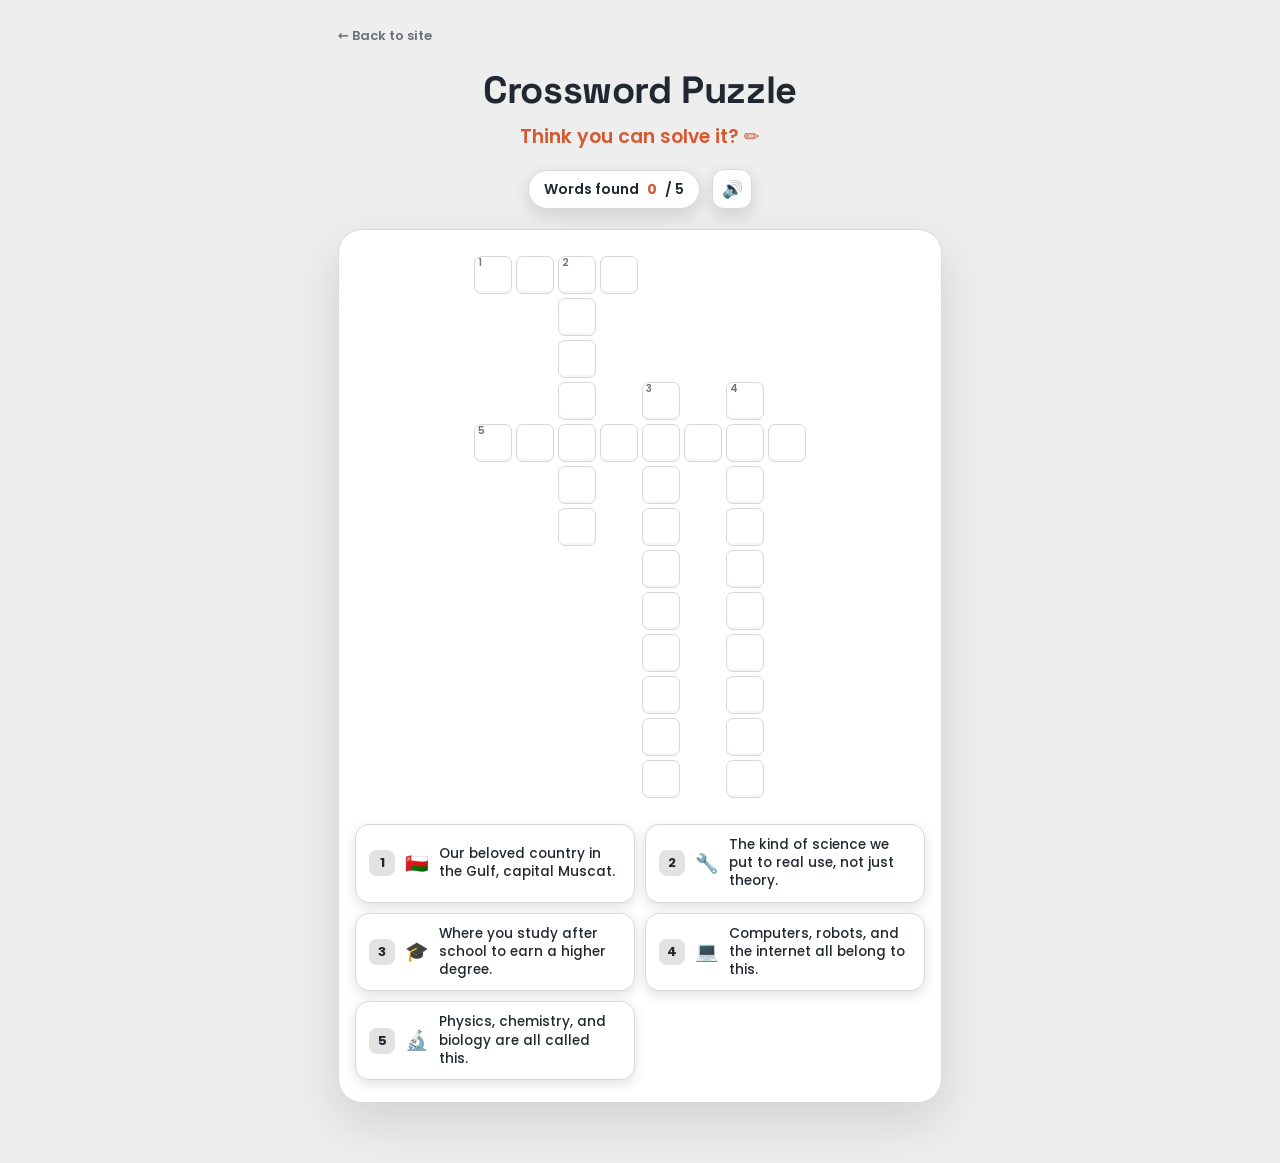
<file: crossword.html>
<!DOCTYPE html>
<html lang="en" dir="ltr">
<head>
<meta charset="UTF-8" />
<meta name="viewport" content="width=device-width, initial-scale=1.0, maximum-scale=1.0, user-scalable=no" />
<title>Crossword Puzzle</title>
<link rel="preconnect" href="https://fonts.googleapis.com">
<link rel="preconnect" href="https://fonts.gstatic.com" crossorigin>
<link href="https://fonts.googleapis.com/css2?family=Space+Grotesk:wght@400;500;600;700&family=Poppins:wght@300;400;500;600;700;800&display=swap" rel="stylesheet">
<style>
  :root{
    --paper:#eeeeee;
    --paper-2:#e2e2e2;
    --card:#ffffff;
    --ink:#222831;
    --ink-2:#222831;
    --muted:#6d7278;
    --accent:#d65a31;
    --accent-lite:#f7cdbb;
    --dark:#393e46;
    --line:#d8d8d8;
    --shadow:rgba(34,40,49,.14);
    --fd:"Space Grotesk",system-ui,sans-serif;
    --fb:"Poppins",system-ui,sans-serif;
  }
  *{box-sizing:border-box;-webkit-tap-highlight-color:transparent}
  html,body{margin:0;min-height:100dvh}
  body{
    font-family:var(--fb);color:var(--ink);
    background:var(--paper);
    overflow-x:hidden;
  }
  canvas#rain{position:fixed;inset:0;z-index:0;pointer-events:none}
  canvas#fx{position:fixed;inset:0;z-index:80;pointer-events:none}

  .wrap{max-width:640px;margin:0 auto;padding:22px 18px 60px;position:relative;z-index:2}

  header{text-align:center;margin:6px 0 18px;position:relative;z-index:3}
  h1{
    font-family:var(--fd);font-weight:700;
    font-size:clamp(26px,7vw,38px);color:var(--ink);margin:0;
    letter-spacing:-.01em;
  }
  header p{margin:8px 0 0;color:var(--accent);font-size:clamp(15px,4vw,19px);font-weight:600}

  .hud{display:flex;align-items:center;justify-content:center;gap:12px;margin:14px 0 20px}
  .chip{
    display:flex;align-items:center;gap:8px;background:var(--card);
    border:1px solid var(--line);border-radius:999px;padding:8px 15px;
    box-shadow:0 6px 16px var(--shadow);font-size:14px;font-weight:600;color:var(--ink)
  }
  .chip b{color:var(--accent)}
  .snd{width:40px;height:40px;border-radius:12px;border:1px solid var(--line);background:var(--card);
       cursor:pointer;font-size:17px;box-shadow:0 6px 16px var(--shadow)}

  /* board */
  .board-card{
    background:var(--card);border:1px solid var(--line);border-radius:24px;
    padding:22px 16px;box-shadow:0 20px 50px var(--shadow);position:relative;overflow:hidden;
  }
  .grid-scroll{overflow:auto;display:flex;justify-content:center}
  .grid{
    direction:ltr;display:grid;gap:4px;margin:4px auto;position:relative;
    --cs:38px;
    grid-template-columns:repeat(8,var(--cs));
    grid-auto-rows:var(--cs);
  }
  @media(max-width:460px){ .grid{--cs:33px;gap:3px} }
  @media(max-width:360px){ .grid{--cs:29px} }

  .cell{position:relative;border-radius:7px;display:grid;place-items:center;
        font-family:var(--fd);font-weight:700;font-size:calc(var(--cs)*.5);color:var(--ink-2);
        background:#fff;border:1.5px solid var(--line);cursor:pointer;
        box-shadow:inset 0 -2px 0 rgba(0,0,0,.03);
        transition:transform .12s, box-shadow .2s, background .2s, border-color .2s}
  .cell:hover{transform:translateY(-1px);border-color:var(--accent)}
  .cell .n{position:absolute;top:1px;left:3px;font-family:var(--fb);font-weight:600;
           font-size:calc(var(--cs)*.26);color:var(--muted);line-height:1}
  .cell.sel{border-color:var(--ink);box-shadow:0 0 0 2px rgba(34,40,49,.2)}
  .cell.hl{background:var(--accent-lite);border-color:var(--accent)}
  .cell.done{background:linear-gradient(160deg,#ffe4d8,var(--accent-lite));border-color:var(--accent);color:var(--ink-2)}
  .cell.pop{animation:pop .5s cubic-bezier(.2,1.5,.4,1)}
  @keyframes pop{0%{transform:scale(.7)}55%{transform:scale(1.18)}100%{transform:scale(1)}}
  .cell.blank{visibility:hidden;pointer-events:none}

  /* clue list */
  .clues{margin-top:22px;display:grid;grid-template-columns:1fr 1fr;gap:10px}
  @media(max-width:520px){ .clues{grid-template-columns:1fr} }
  .clue-btn{
    text-align:left;background:#fff;border:1px solid var(--line);border-radius:14px;
    padding:11px 13px;cursor:pointer;display:flex;gap:10px;align-items:center;
    box-shadow:0 4px 12px var(--shadow);transition:transform .12s,border-color .2s;font-family:var(--fb)
  }
  .clue-btn:hover{transform:translateY(-2px);border-color:var(--accent)}
  .clue-btn .badge{width:26px;height:26px;flex:0 0 26px;border-radius:8px;background:var(--paper-2);
        color:var(--ink);font-weight:700;display:grid;place-items:center;font-size:13px}
  .clue-btn .em{font-size:19px}
  .clue-btn .tx{font-size:13.5px;color:var(--ink);font-weight:500;line-height:1.35}
  .clue-btn.solved{background:var(--accent-lite);border-color:var(--accent)}
  .clue-btn.solved .badge{background:var(--accent);color:#fff}

  /* modal */
  .scrim{position:fixed;inset:0;z-index:70;background:rgba(34,40,49,.5);backdrop-filter:blur(4px);
         display:none;align-items:center;justify-content:center;padding:18px}
  .scrim.show{display:flex}
  .modal{width:100%;max-width:440px;background:var(--card);border:1px solid var(--line);
         border-radius:22px;padding:22px 20px;box-shadow:0 30px 60px rgba(0,0,0,.3);
         position:relative;animation:rise .3s ease}
  @keyframes rise{from{transform:translateY(14px);opacity:0}to{transform:none;opacity:1}}
  .m-top{display:flex;align-items:center;gap:14px;margin-bottom:12px}
  .m-em{font-size:34px;width:56px;height:56px;flex:0 0 56px;display:grid;place-items:center;
        background:var(--paper-2);border-radius:16px}
  .m-dir{font-size:12px;color:var(--accent);font-weight:700}
  .m-q{font-size:clamp(16px,4.5vw,19px);font-weight:600;color:var(--ink);line-height:1.4;margin:2px 0 0}
  .m-boxes{direction:ltr;display:flex;flex-wrap:wrap;gap:7px;justify-content:center;margin:18px 0 8px}
  .m-box{width:40px;height:48px;border-radius:10px;border:1.5px solid var(--line);background:#fff;
         text-align:center;font-family:var(--fd);font-weight:700;font-size:22px;color:var(--ink-2);
         text-transform:uppercase;outline:none;caret-color:var(--accent)}
  @media(max-width:400px){ .m-box{width:34px;height:42px;font-size:19px} }
  .m-box:focus{border-color:var(--ink);box-shadow:0 0 0 3px rgba(34,40,49,.15)}
  .m-box.lock{background:var(--accent-lite);border-color:var(--accent);color:var(--ink)}
  .m-boxes.shake{animation:shake .4s}
  @keyframes shake{0%,100%{transform:translateX(0)}25%{transform:translateX(-7px)}75%{transform:translateX(7px)}}
  .m-msg{min-height:18px;text-align:center;font-size:13px;color:var(--muted)}
  .m-msg.ok{color:var(--accent);font-weight:700}
  .m-actions{display:flex;gap:10px;margin-top:14px}
  .btn{border:none;cursor:pointer;font-family:var(--fb);font-weight:700;font-size:15px;
       padding:12px 18px;border-radius:13px;transition:transform .12s,filter .2s}
  .btn:active{transform:scale(.97)}
  .btn.go{flex:1;background:var(--ink);color:#fff;box-shadow:0 10px 22px rgba(34,40,49,.3)}
  .btn.go:hover{filter:brightness(1.15)}
  .btn.soft{background:var(--paper-2);color:var(--ink)}
  .m-close{position:absolute;top:12px;right:14px;border:none;background:transparent;cursor:pointer;
           font-size:20px;color:var(--muted)}
  .toggle{display:flex;gap:6px;margin-top:10px;justify-content:center}
  .toggle button{border:1px solid var(--line);background:#fff;border-radius:10px;padding:6px 12px;
                 font-family:var(--fb);font-weight:600;font-size:12.5px;color:var(--muted);cursor:pointer}
  .toggle button.on{background:var(--ink);color:#fff;border-color:var(--ink)}

  /* finale */
  .finale{position:fixed;inset:0;z-index:75;display:none;align-items:center;justify-content:center;padding:22px;
          background:radial-gradient(120% 120% at 50% 20%, rgba(214,90,49,.35), rgba(34,40,49,.94));
          opacity:0;transition:opacity .7s}
  .finale.show{display:flex;opacity:1}
  .rev{max-width:640px;text-align:center;color:#fff}
  .rev .crest{font-size:48px;transform:scale(.4);opacity:0;transition:transform .8s cubic-bezier(.2,1.4,.3,1),opacity .8s}
  .rev.s1 .crest{transform:scale(1);opacity:1}
  .rev .en{font-family:var(--fd);font-weight:700;font-size:clamp(20px,5.6vw,30px);letter-spacing:-.01em;margin:16px 0 4px;
           color:#fff;opacity:0;transform:translateY(16px);transition:.8s .15s}
  .rev.s2 .en{opacity:1;transform:none}
  .rev .loc{margin-top:10px;color:#f2d9cd;font-weight:600;opacity:0;transition:.8s .5s}
  .rev.s2 .loc{opacity:1}
  .rev .fbtns{display:flex;gap:12px;justify-content:center;margin-top:26px;opacity:0;transition:.8s .7s}
  .rev.s2 .fbtns{opacity:1}
  .rev .btn.go{background:var(--accent);color:#fff}
  .rev .btn.soft{background:rgba(255,255,255,.16);color:#fff}

  .backlink{display:inline-flex;align-items:center;gap:6px;margin-bottom:14px;font-size:13px;font-weight:600;
    color:var(--muted);text-decoration:none}
  .backlink:hover{color:var(--ink)}
</style>
</head>
<body>

<canvas id="rain"></canvas>

<div class="wrap">
  <a class="backlink" href="index.html">← Back to site</a>
  <header>
    <h1>Crossword Puzzle</h1>
    <p>Think you can solve it? ✏️</p>
  </header>

  <div class="hud">
    <div class="chip"><span>Words found</span><b id="count">0</b><span>/ 5</span></div>
    <button class="snd" id="snd" title="Sound">🔊</button>
  </div>

  <div class="board-card">
    <div class="grid-scroll">
      <div class="grid" id="grid"></div>
    </div>
    <div class="clues" id="clues"></div>
  </div>
</div>

<!-- solving modal -->
<div class="scrim" id="scrim">
  <div class="modal">
    <button class="m-close" id="mClose">✕</button>
    <div class="m-top">
      <div class="m-em" id="mEm">❔</div>
      <div>
        <div class="m-dir" id="mDir">—</div>
        <p class="m-q" id="mQ">—</p>
      </div>
    </div>
    <div class="toggle" id="mToggle"></div>
    <div class="m-boxes" id="mBoxes"></div>
    <div class="m-msg" id="mMsg">Type your answer.</div>
    <div class="m-actions">
      <button class="btn go" id="mCheck">Check</button>
      <button class="btn soft" id="mHint">Hint</button>
    </div>
  </div>
</div>

<!-- finale -->
<div class="finale" id="finale">
  <div class="rev" id="rev">
    <div class="crest">🎓✨</div>
    <div class="en">University of Technology and Applied Sciences</div>
    <div class="loc">Sultanate of Oman 🇴🇲</div>
    <div class="fbtns">
      <button class="btn go" id="fAgain">Celebrate again</button>
      <button class="btn soft" id="fReplay">Play again</button>
    </div>
  </div>
</div>

<canvas id="fx"></canvas>

<script>
(function(){
  "use strict";

  const ROWS=13, COLS=8;
  const ENTRIES=[
    {word:"OMAN",       num:1, r:0, c:0, dir:"across", em:"🇴🇲",
      q:"Our beloved country in the Gulf, capital Muscat."},
    {word:"APPLIED",    num:2, r:0, c:2, dir:"down",   em:"🔧",
      q:"The kind of science we put to real use, not just theory."},
    {word:"UNIVERSITY", num:3, r:3, c:4, dir:"down",   em:"🎓",
      q:"Where you study after school to earn a higher degree."},
    {word:"TECHNOLOGY", num:4, r:3, c:6, dir:"down",   em:"💻",
      q:"Computers, robots, and the internet all belong to this."},
    {word:"SCIENCES",   num:5, r:4, c:0, dir:"across", em:"🔬",
      q:"Physics, chemistry, and biology are all called this."}
  ];

  let soundOn=true, cur=null, altList=[];
  const $=s=>document.querySelector(s);

  // ---- build cell maps ----
  const cellData={};
  function key(r,c){return r+","+c;}
  ENTRIES.forEach((e,idx)=>{
    e.cells=[]; e.solved=false;
    for(let i=0;i<e.word.length;i++){
      const r=e.r+(e.dir==="down"?i:0), c=e.c+(e.dir==="across"?i:0);
      const k=key(r,c);
      if(!cellData[k]) cellData[k]={r,c,letter:e.word[i],filled:"",el:null};
      cellData[k][e.dir]=idx;
      if(i===0) cellData[k].num=e.num;
      e.cells.push(k);
    }
  });

  // ---- render grid ----
  const gridEl=$("#grid");
  function buildGrid(){
    gridEl.innerHTML="";
    for(let r=0;r<ROWS;r++){
      for(let c=0;c<COLS;c++){
        const k=key(r,c), d=cellData[k];
        const cell=document.createElement("div");
        cell.style.gridRow=(r+1); cell.style.gridColumn=(c+1);
        if(!d){ cell.className="cell blank"; gridEl.appendChild(cell); continue; }
        cell.className="cell"; cell.dataset.k=k;
        if(d.num) cell.innerHTML='<span class="n">'+d.num+'</span>';
        d.el=cell;
        cell.addEventListener("click",()=>onCellClick(k));
        gridEl.appendChild(cell);
      }
    }
    paint();
  }
  function paint(){
    Object.values(cellData).forEach(d=>{
      const base=(d.el.innerHTML.indexOf('class="n"')>-1)?'<span class="n">'+d.num+'</span>':'';
      d.el.className="cell"+(d.filled?" done":"");
      d.el.innerHTML=base+(d.filled?d.filled:"");
    });
  }

  // ---- clue list ----
  const cluesEl=$("#clues");
  function buildClues(){
    cluesEl.innerHTML="";
    ENTRIES.forEach((e,idx)=>{
      const b=document.createElement("button");
      b.className="clue-btn"+(e.solved?" solved":"");
      b.dataset.idx=idx;
      b.innerHTML='<span class="badge">'+e.num+'</span><span class="em">'+e.em+'</span>'+
                  '<span class="tx">'+e.q+'</span>';
      b.addEventListener("click",()=>openWord(idx));
      cluesEl.appendChild(b);
    });
  }

  function onCellClick(k){
    const d=cellData[k];
    const opts=[];
    if(d.across!=null) opts.push(d.across);
    if(d.down!=null) opts.push(d.down);
    const unsolved=opts.filter(i=>!ENTRIES[i].solved);
    const pick=(unsolved.length?unsolved:opts)[0];
    altList=opts;
    openWord(pick);
  }

  // ---- modal ----
  const scrim=$("#scrim"), mEm=$("#mEm"), mDir=$("#mDir"), mQ=$("#mQ"),
        mBoxes=$("#mBoxes"), mMsg=$("#mMsg"), mToggle=$("#mToggle");
  let boxes=[];
  function openWord(idx){
    cur=idx;
    const e=ENTRIES[idx];
    if(!altList.includes(idx)) altList=[idx];
    mEm.textContent=e.em;
    mDir.textContent=(e.dir==="across"?"Across":"Down")+" • "+e.word.length+" letters";
    mQ.textContent=e.q;
    mToggle.innerHTML="";
    const distinct=[...new Set(altList)];
    if(distinct.length>1){
      distinct.forEach(i=>{
        const t=document.createElement("button");
        t.textContent=(ENTRIES[i].dir==="across"?"Across":"Down");
        if(i===idx)t.classList.add("on");
        t.addEventListener("click",()=>openWord(i));
        mToggle.appendChild(t);
      });
    }
    mBoxes.className="m-boxes"; mBoxes.innerHTML=""; boxes=[];
    e.cells.forEach((k,i)=>{
      const d=cellData[k];
      const inp=document.createElement("input");
      inp.className="m-box"; inp.maxLength=1; inp.autocomplete="off"; inp.inputMode="text";
      if(d.filled){ inp.value=d.filled; inp.disabled=true; inp.classList.add("lock"); }
      wire(inp,i,e);
      mBoxes.appendChild(inp); boxes.push(inp);
    });
    mMsg.className="m-msg";
    mMsg.textContent = e.solved ? "This word is already solved ✔" : "Type your answer.";
    scrim.classList.add("show");
    if(!e.solved){ const f=boxes.find(b=>!b.value); (f||boxes[0]).focus(); }
  }
  function wire(inp,i,e){
    inp.addEventListener("input",()=>{
      inp.value=inp.value.toUpperCase().replace(/[^A-Z]/g,"");
      if(inp.value){ blip(560,.05,.06); const n=boxes[i+1]; if(n)n.focus(); else tryCheck(); }
    });
    inp.addEventListener("keydown",ev=>{
      if(ev.key==="Backspace"&&!inp.value){const p=boxes[i-1];if(p){p.focus();p.value="";ev.preventDefault();}}
      else if(ev.key==="Enter") check();
      else if(ev.key==="ArrowLeft"){const p=boxes[i-1];if(p)p.focus();}
      else if(ev.key==="ArrowRight"){const n=boxes[i+1];if(n)n.focus();}
    });
  }
  function guess(){return boxes.map(b=>b.value).join("");}
  function tryCheck(){ if(boxes.every(b=>b.value)) check(); }
  function check(){
    const e=ENTRIES[cur]; if(e.solved){scrim.classList.remove("show");return;}
    if(guess()===e.word){ solve(cur); }
    else{
      mBoxes.classList.add("shake"); ding(false);
      mMsg.className="m-msg"; mMsg.textContent="Not quite… read the clue again.";
      setTimeout(()=>mBoxes.classList.remove("shake"),420);
    }
  }
  function solve(idx){
    const e=ENTRIES[idx]; e.solved=true;
    e.cells.forEach(k=>{ cellData[k].filled=cellData[k].letter; });
    paint();
    e.cells.forEach((k,i)=>setTimeout(()=>{
      const el=cellData[k].el; el.classList.add("pop"); burstFromCell(el);
      setTimeout(()=>el.classList.remove("pop"),500);
    },i*60));
    ding(true);
    buildClues();
    const done=ENTRIES.filter(x=>x.solved).length;
    $("#count").textContent=done;
    mMsg.className="m-msg ok"; mMsg.textContent="Well done! Correct ✔";
    boxes.forEach((b,i)=>{b.value=e.word[i];b.disabled=true;b.classList.add("lock");});
    setTimeout(()=>{
      scrim.classList.remove("show");
      if(done===ENTRIES.length) setTimeout(finale,450);
    },700);
  }

  $("#mCheck").addEventListener("click",check);
  $("#mClose").addEventListener("click",()=>scrim.classList.remove("show"));
  scrim.addEventListener("click",e=>{ if(e.target===scrim)scrim.classList.remove("show"); });
  $("#mHint").addEventListener("click",()=>{
    const e=ENTRIES[cur]; if(e.solved)return;
    const empt=boxes.map((b,i)=>({b,i})).filter(o=>!o.b.value);
    if(!empt.length){mMsg.className="m-msg";mMsg.textContent="No empty boxes left.";return;}
    const o=empt[0];
    o.b.value=e.word[o.i]; o.b.disabled=true; o.b.classList.add("lock"); blip(560,.05,.06);
    mMsg.className="m-msg"; mMsg.textContent="Revealed a letter 💡";
    const f=boxes.find(b=>!b.value); if(f)f.focus(); tryCheck();
  });

  // ---- sound ----
  let ac=null;
  function AC(){ if(!ac){try{ac=new (window.AudioContext||window.webkitAudioContext)();}catch(e){}} if(ac&&ac.state==="suspended")ac.resume(); return ac;}
  function blip(f,when,vol,type){const c=AC();if(!c||!soundOn)return;const o=c.createOscillator(),g=c.createGain();
    o.type=type||"sine";o.frequency.value=f;const t=c.currentTime+(when||0);
    g.gain.setValueAtTime(0,t);g.gain.linearRampToValueAtTime(vol||.15,t+.01);
    g.gain.exponentialRampToValueAtTime(.0001,t+.3);o.connect(g).connect(c.destination);o.start(t);o.stop(t+.35);}
  function ding(good){ if(good){blip(660,0,.18,"triangle");blip(990,.07,.14,"sine");} else {blip(200,0,.14,"square");blip(150,.08,.12,"square");} }
  function fanfare(){ [523,659,784,1047,1319].forEach((f,i)=>blip(f,i*.12,.16,"triangle")); blip(1047,.62,.12,"sine"); }
  $("#snd").addEventListener("click",e=>{soundOn=!soundOn;e.currentTarget.textContent=soundOn?"🔊":"🔈";if(soundOn)AC();});

  // ---- finale ----
  function finale(){
    fanfare(); burstConfetti();
    const f=$("#finale"), r=$("#rev");
    f.classList.add("show");
    setTimeout(()=>r.classList.add("s1"),120);
    setTimeout(()=>r.classList.add("s2"),900);
  }
  $("#fAgain").addEventListener("click",()=>{fanfare();burstConfetti();});
  $("#fReplay").addEventListener("click",()=>{
    ENTRIES.forEach(e=>e.solved=false);
    Object.values(cellData).forEach(d=>d.filled="");
    $("#rev").classList.remove("s1","s2"); $("#finale").classList.remove("show");
    $("#count").textContent="0";
    buildGrid(); buildClues();
  });

  // ---- confetti/particle fx (word solved + finale) ----
  const fx=$("#fx"), ctx=fx.getContext("2d");
  let W,H,DPR,parts=[],running=false;
  const COLORS=["#d65a31","#222831","#393e46","#f7cdbb","#eeeeee"];
  function size(){ DPR=Math.min(2,devicePixelRatio||1);
    W=fx.width=innerWidth*DPR; H=fx.height=innerHeight*DPR;
    fx.style.width=innerWidth+"px"; fx.style.height=innerHeight+"px"; }
  function burstFromCell(el){
    const b=el.getBoundingClientRect();
    const x=(b.left+b.width/2)*DPR, y=(b.top+b.height/2)*DPR;
    for(let i=0;i<16;i++){const a=Math.random()*6.28,s=(1.5+Math.random()*4)*DPR;
      parts.push({x,y,vx:Math.cos(a)*s,vy:Math.sin(a)*s-2*DPR,g:.12*DPR,life:1,dec:.02+Math.random()*.02,
        r:(2+Math.random()*3)*DPR,c:COLORS[i%COLORS.length],rot:Math.random()*6,vr:(Math.random()-.5)*.4});}
    run();
  }
  function burstConfetti(){
    for(let i=0;i<200;i++){const x=Math.random()*W,y=-20*DPR-Math.random()*H*.5;
      parts.push({x,y,vx:(Math.random()-.5)*3*DPR,vy:(2+Math.random()*3.5)*DPR,g:.05*DPR,life:1,dec:.005+Math.random()*.005,
        r:(3+Math.random()*4)*DPR,c:COLORS[i%COLORS.length],rot:Math.random()*6,vr:(Math.random()-.5)*.4});}
    run();
  }
  function run(){ if(!running){running=true;requestAnimationFrame(step);} }
  function step(){
    ctx.clearRect(0,0,W,H);
    for(let i=parts.length-1;i>=0;i--){const p=parts[i];
      p.vy+=p.g;p.x+=p.vx;p.y+=p.vy;p.rot+=p.vr;p.life-=p.dec;
      if(p.life<=0||p.y>H+40){parts.splice(i,1);continue;}
      ctx.save();ctx.globalAlpha=Math.max(0,p.life);ctx.translate(p.x,p.y);ctx.rotate(p.rot);ctx.fillStyle=p.c;
      ctx.fillRect(-p.r,-p.r*.6,p.r*2,p.r*1.2);
      ctx.restore();
    }
    if(parts.length)requestAnimationFrame(step); else {ctx.clearRect(0,0,W,H);running=false;}
  }

  addEventListener("resize",size);
  size(); buildGrid(); buildClues();

  // ---- ambient falling-letters rain background ----
  (function rain(){
    const cv=$("#rain"), rc=cv.getContext("2d");
    const LETTERS="ABCDEFGHIJKLMNOPQRSTUVWXYZ";
    let dpr, w, h, cols, drops=[];
    function setup(){
      dpr=Math.min(2,devicePixelRatio||1);
      w=cv.width=innerWidth*dpr; h=cv.height=innerHeight*dpr;
      cv.style.width=innerWidth+"px"; cv.style.height=innerHeight+"px";
      const fontSize=16*dpr;
      cols=Math.floor(w/(fontSize*1.6));
      drops=Array.from({length:cols},()=>({
        y:Math.random()*-h,
        speed:(.6+Math.random()*1.1)*dpr,
        size:fontSize,
        color: Math.random()<.28 ? "rgba(214,90,49,ALPHA)" : "rgba(57,62,70,ALPHA)"
      }));
    }
    function frame(){
      rc.clearRect(0,0,w,h);
      const colw=w/cols;
      drops.forEach((d,i)=>{
        const ch=LETTERS[Math.floor(Math.random()*LETTERS.length)];
        rc.font=d.size+"px 'Space Grotesk', monospace";
        rc.fillStyle=d.color.replace("ALPHA",".16");
        rc.fillText(ch, i*colw + colw*.2, d.y);
        d.y += d.speed;
        if(d.y > h + d.size) d.y = Math.random()*-200*dpr;
      });
      requestAnimationFrame(frame);
    }
    addEventListener("resize",setup);
    setup(); requestAnimationFrame(frame);
  })();
})();
</script>
</body>
</html>
</file>
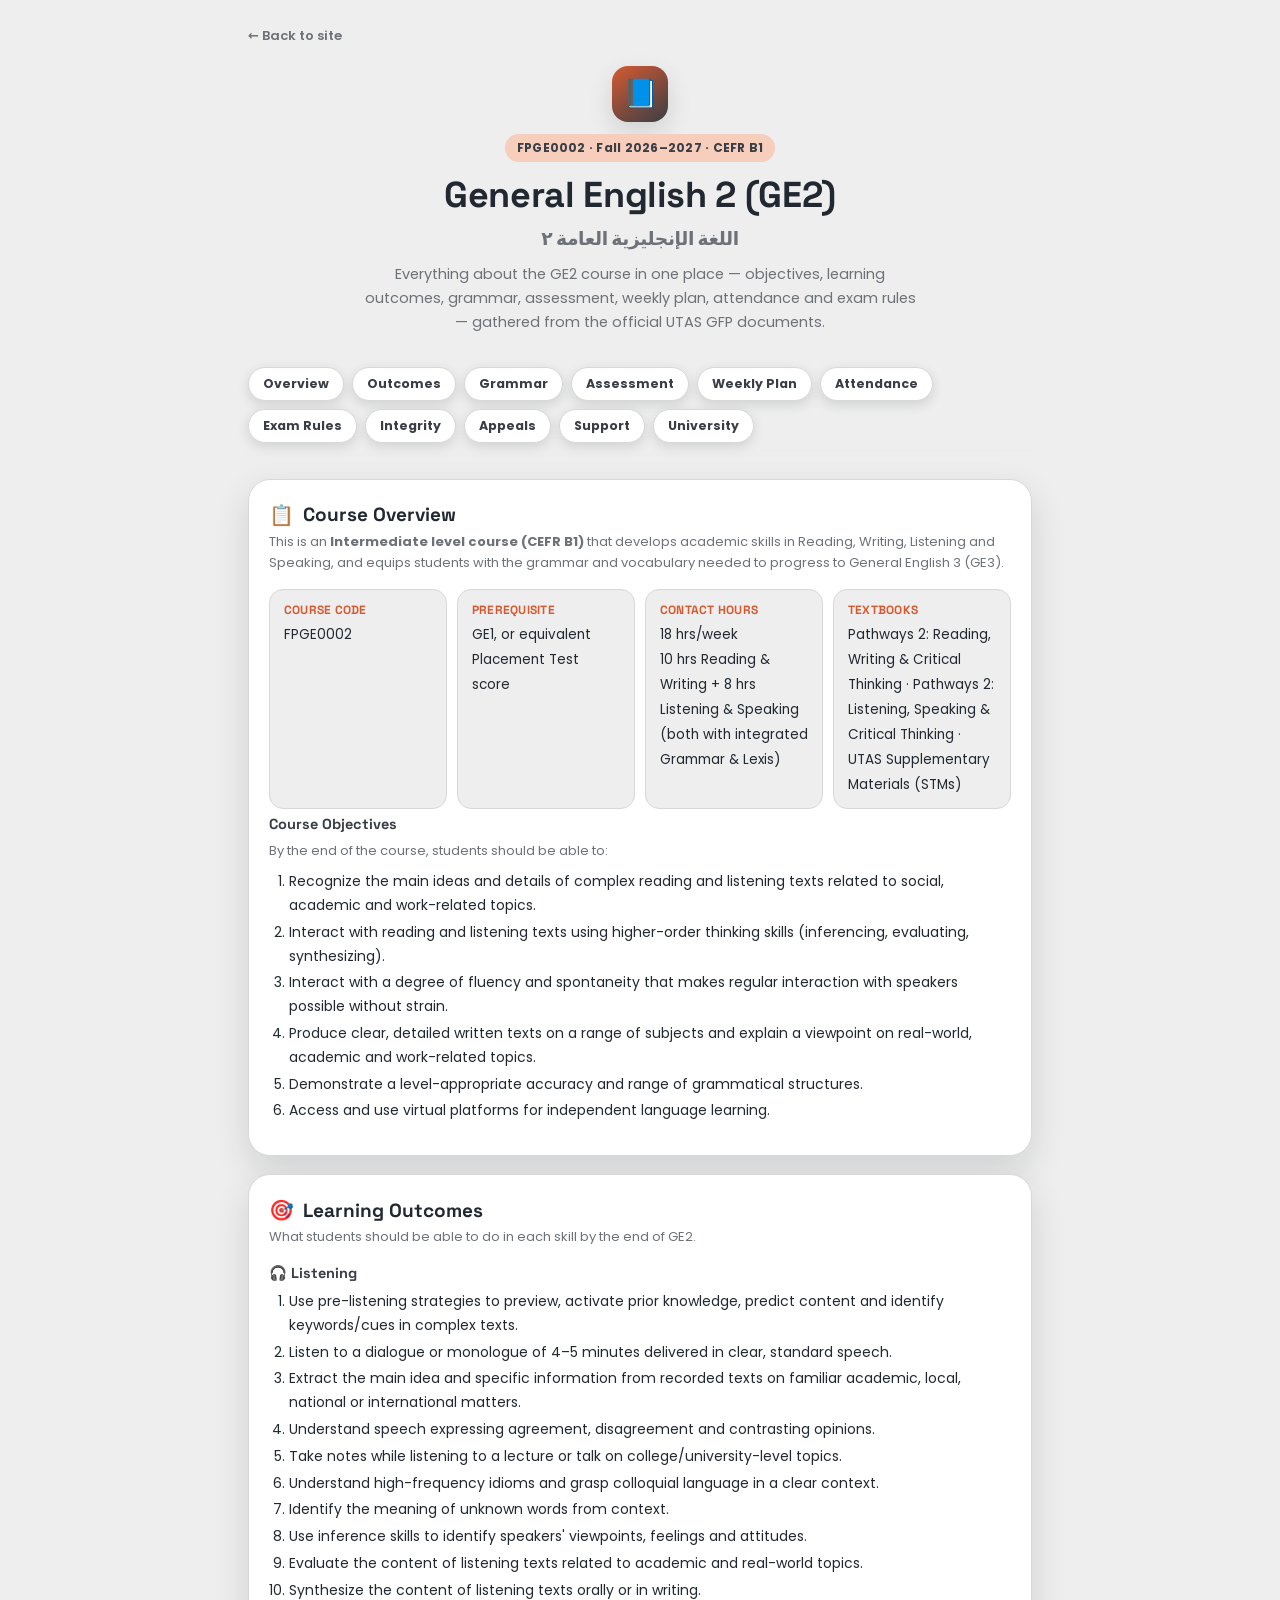
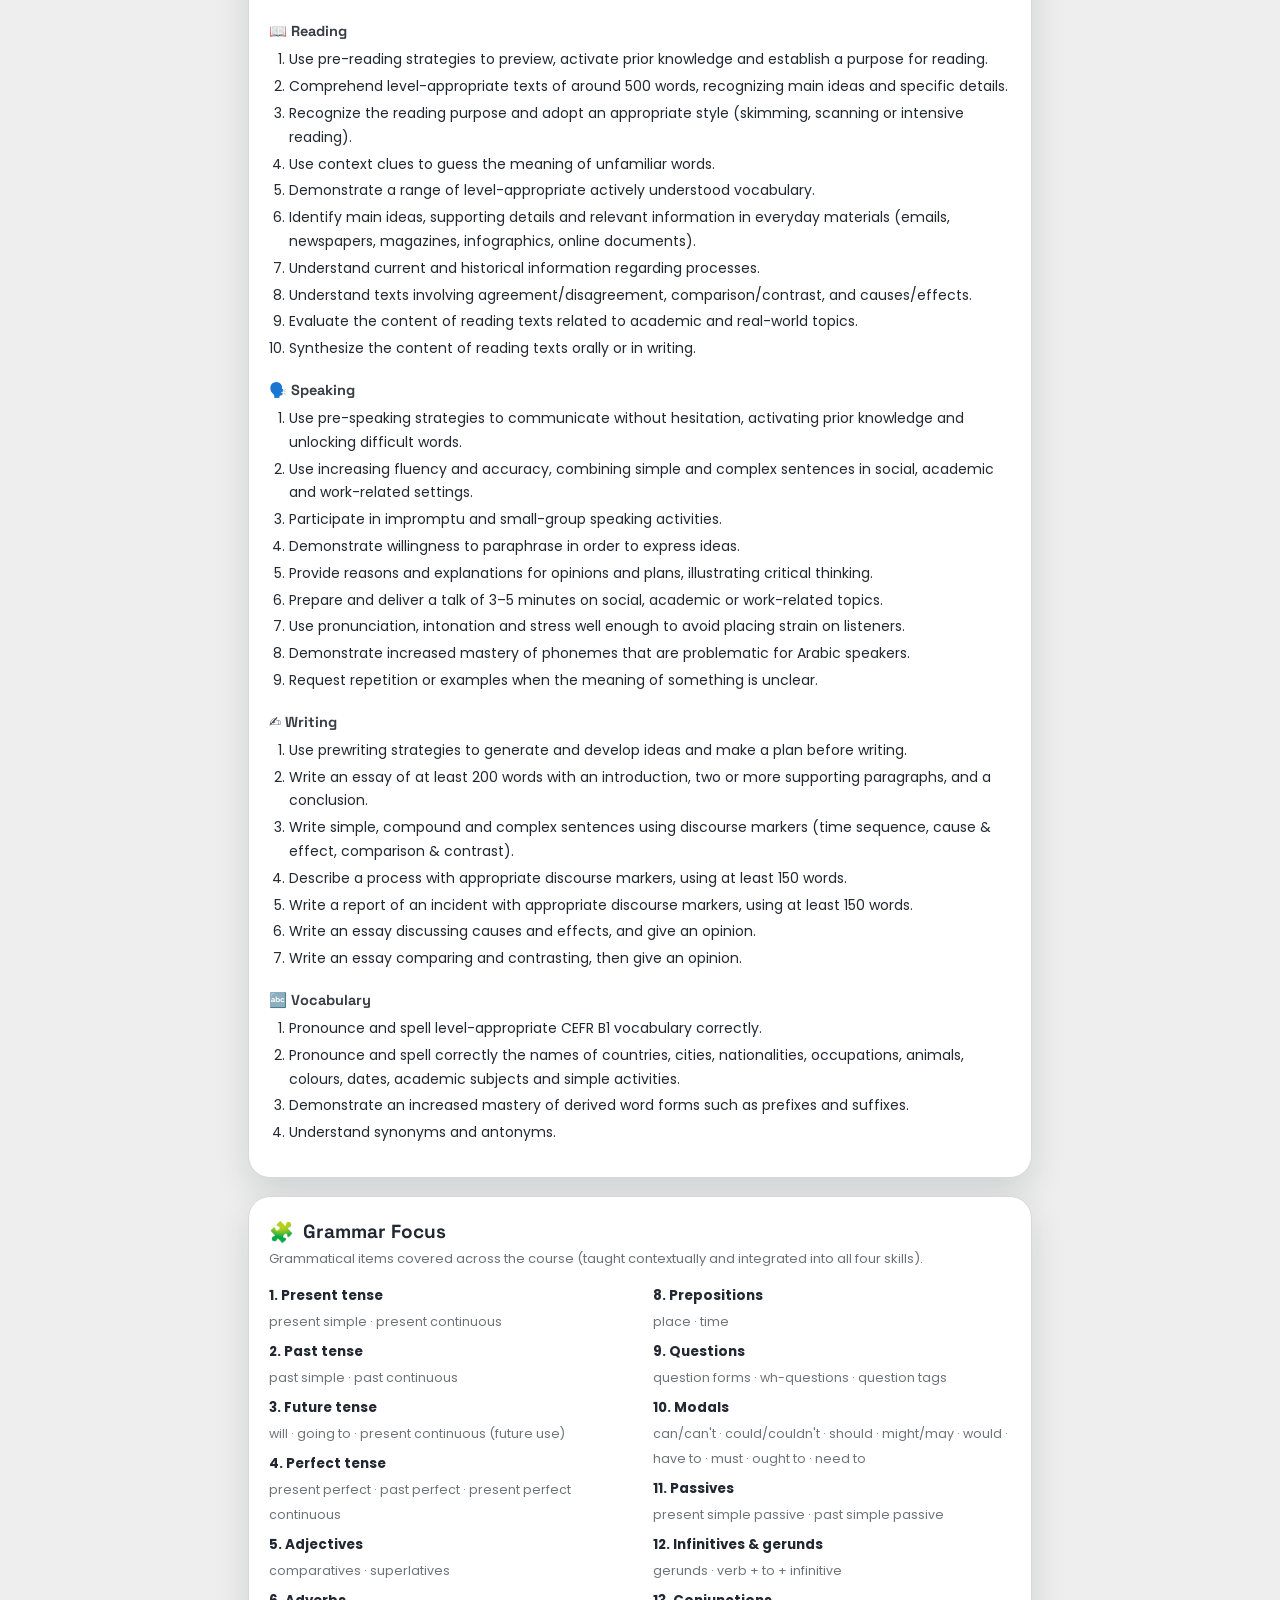
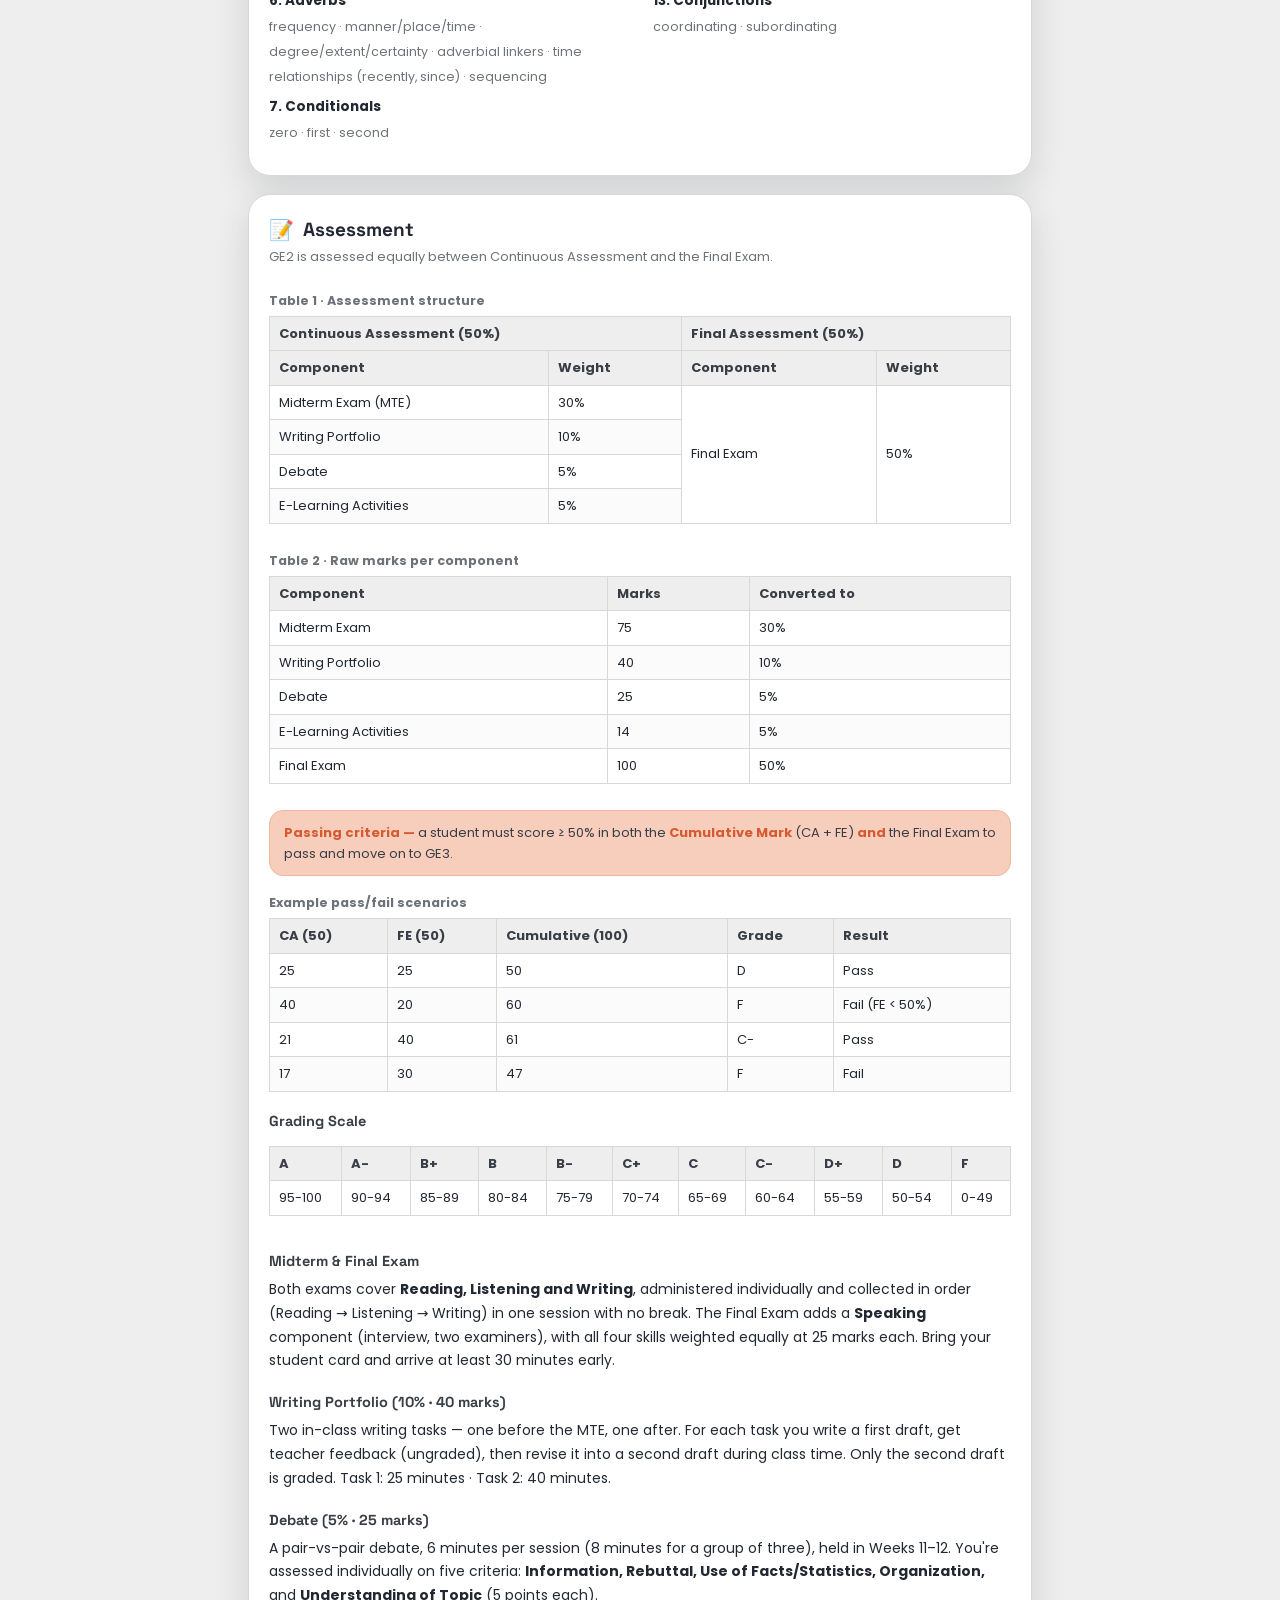
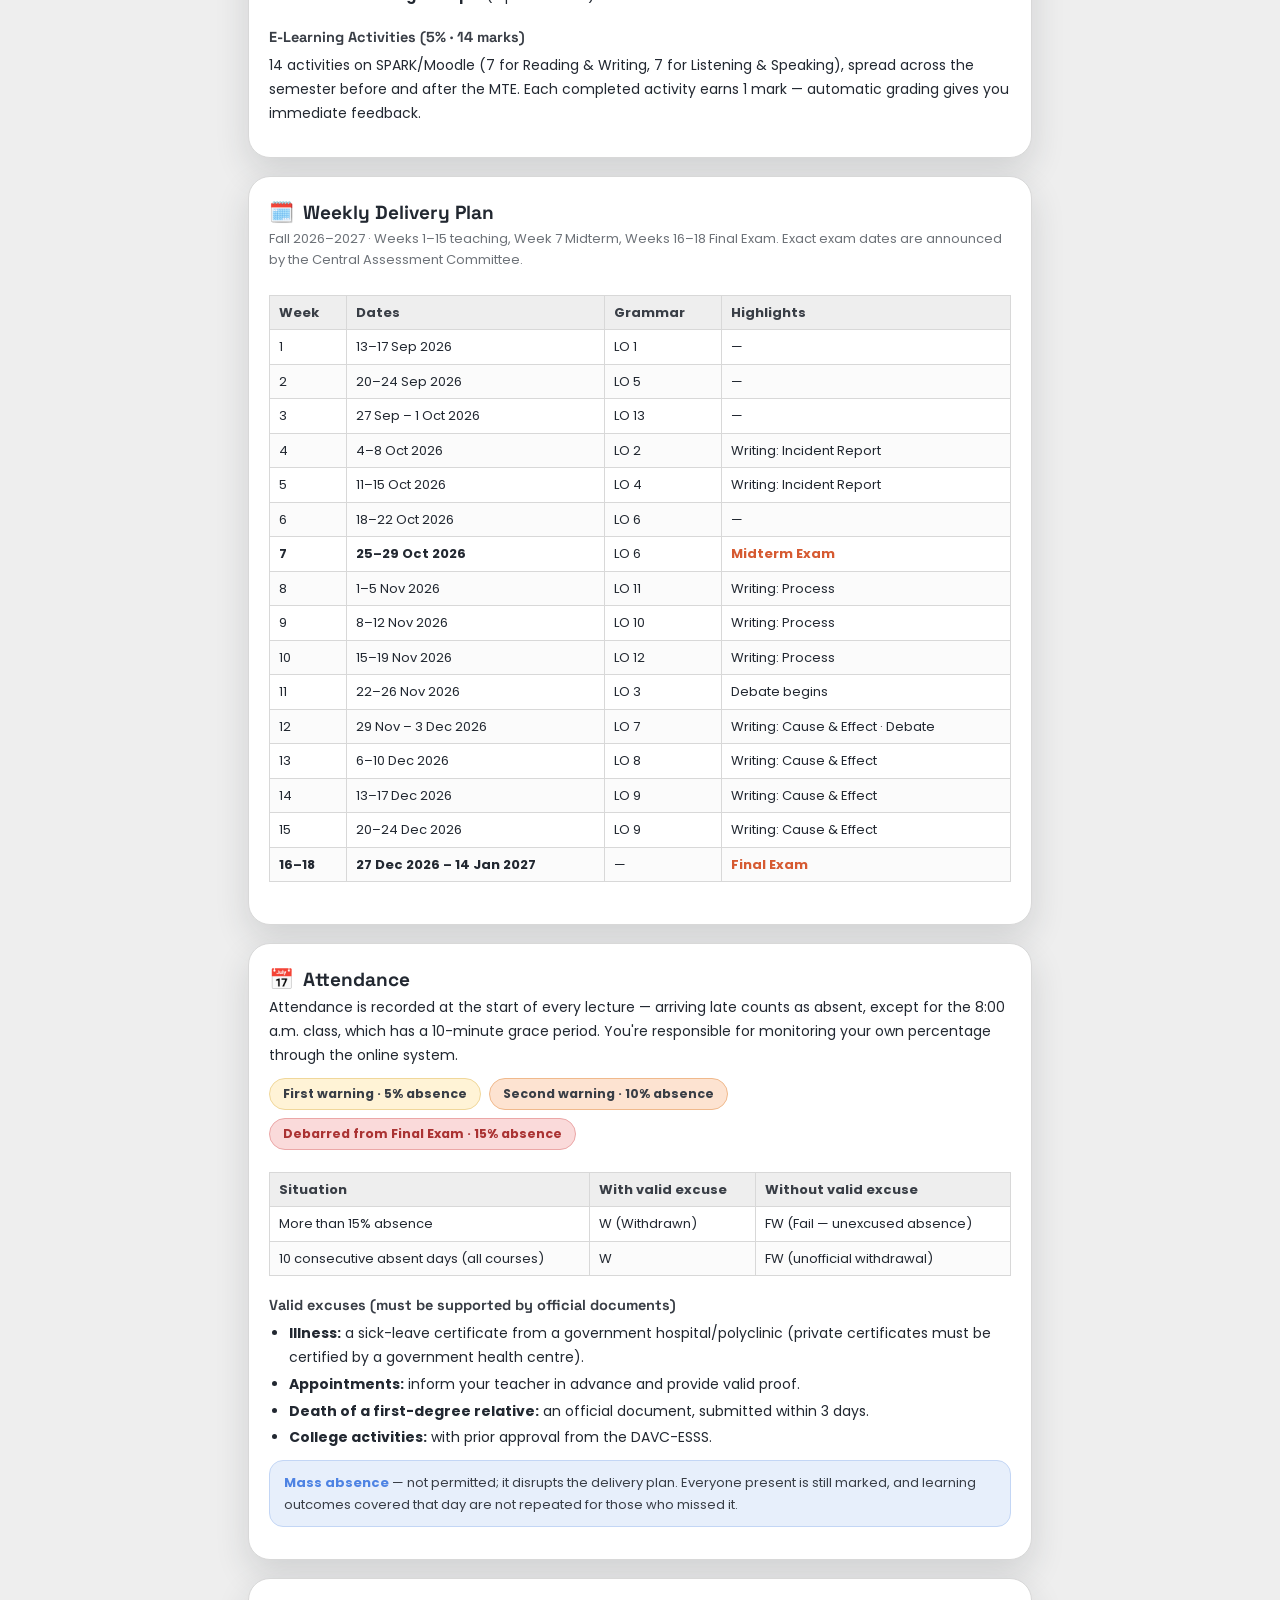
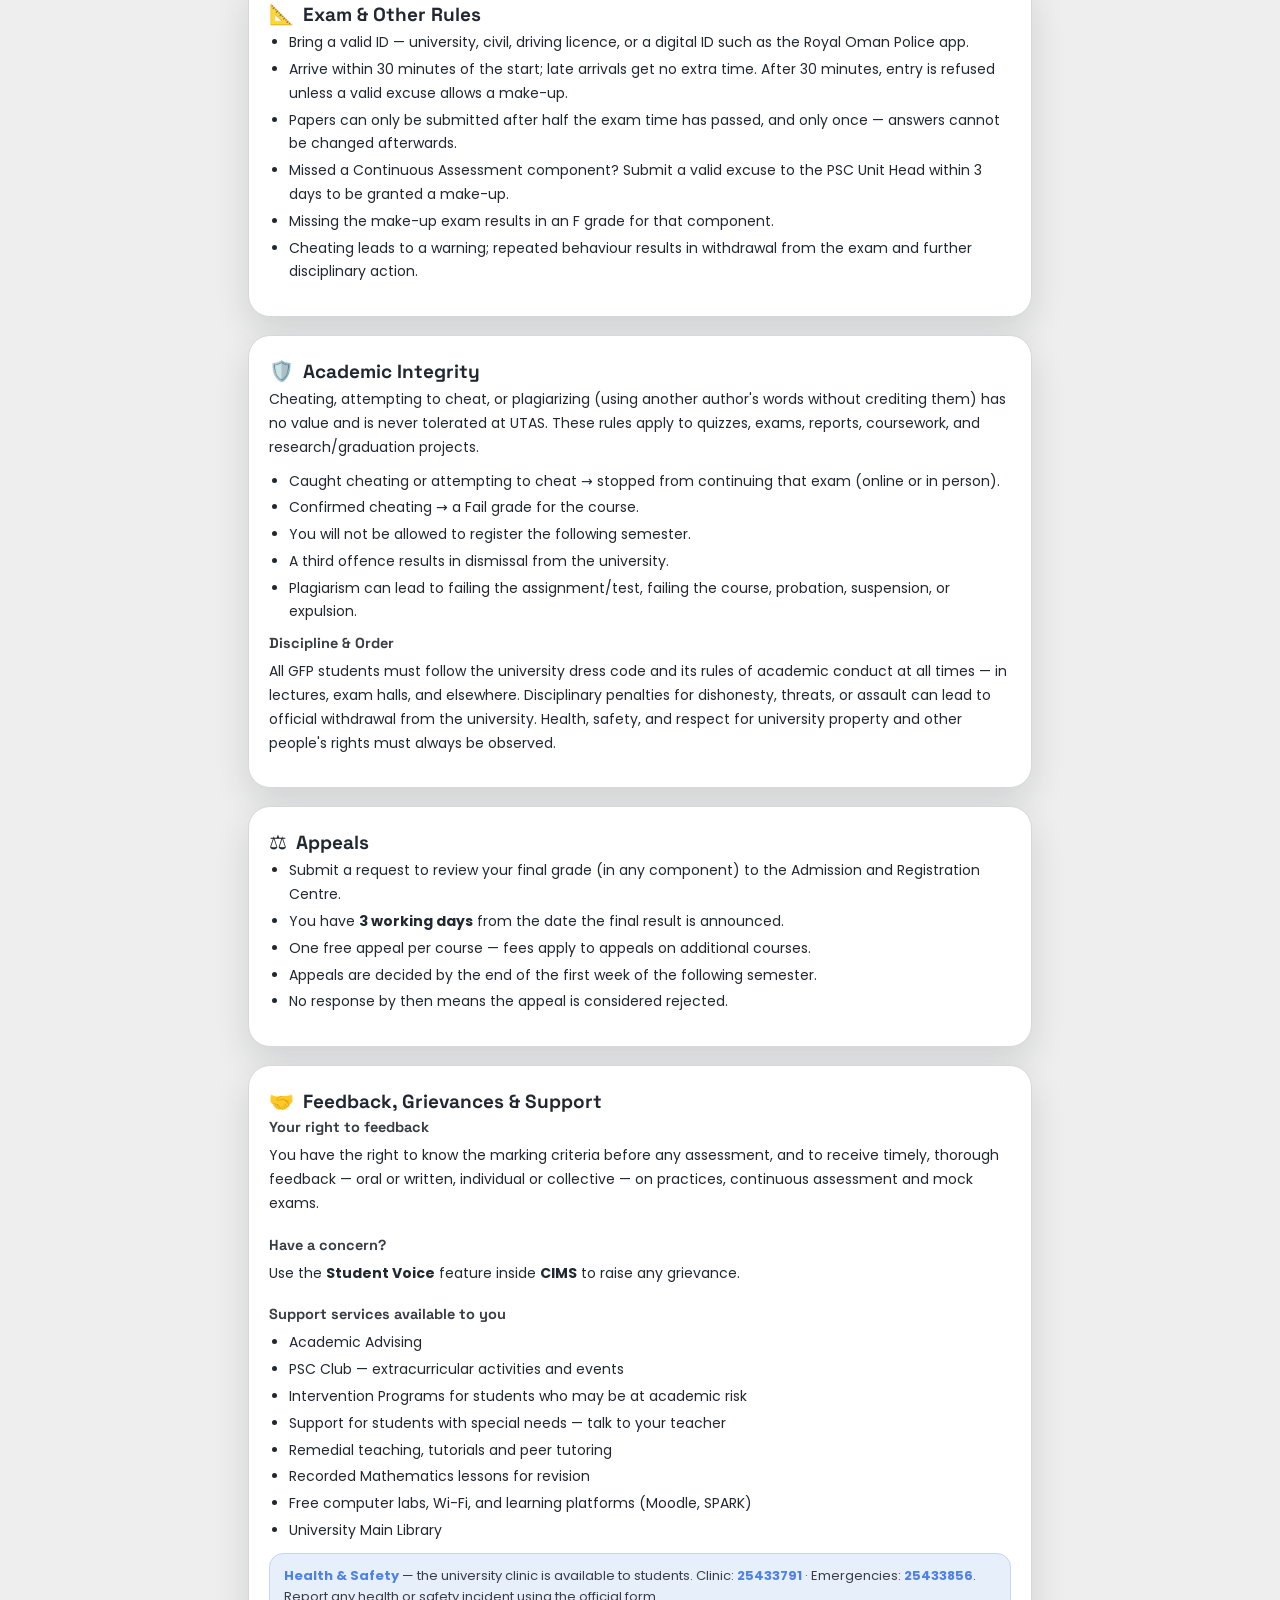
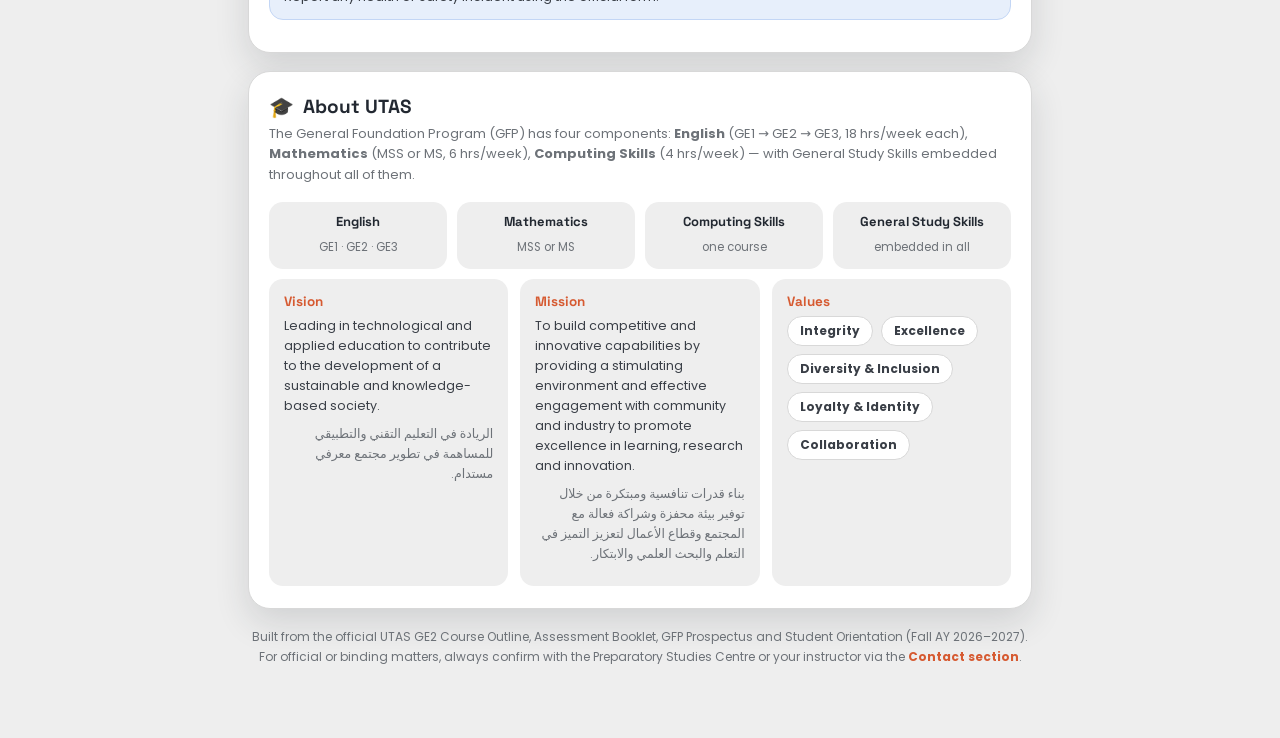
<file: ge2.html>
<!DOCTYPE html>
<html lang="en" dir="ltr">
<head>
<meta charset="UTF-8" />
<meta name="viewport" content="width=device-width, initial-scale=1.0" />
<title>General English 2 (GE2)</title>
<link rel="preconnect" href="https://fonts.googleapis.com">
<link rel="preconnect" href="https://fonts.gstatic.com" crossorigin>
<link href="https://fonts.googleapis.com/css2?family=Space+Grotesk:wght@400;500;600;700&family=Poppins:wght@300;400;500;600;700;800&display=swap" rel="stylesheet">
<style>
  :root{
    --paper:#eeeeee;
    --paper-2:#e2e2e2;
    --card:#ffffff;
    --ink:#222831;
    --ink-2:#222831;
    --muted:#6d7278;
    --accent:#d65a31;
    --accent-lite:#f7cdbb;
    --dark:#393e46;
    --blue:#4e83e3;
    --line:#d8d8d8;
    --shadow:rgba(34,40,49,.14);
    --fd:"Space Grotesk",system-ui,sans-serif;
    --fb:"Poppins",system-ui,sans-serif;
  }
  *{box-sizing:border-box;-webkit-tap-highlight-color:transparent}
  /* overflow-x:hidden on html, not body — .quicknav below is position:sticky and a direct child
     of body, and Safari breaks sticky positioning for any element whose ancestor has overflow set
     to anything but visible. Keeping it on html still stops stray horizontal scroll. */
  html{scroll-behavior:smooth; overflow-x:hidden}
  html,body{margin:0;min-height:100dvh}
  body{font-family:var(--fb);color:var(--ink);background:var(--paper)}

  .wrap{max-width:820px;margin:0 auto;padding:22px 18px 60px}

  .backlink{display:inline-flex;align-items:center;gap:6px;margin-bottom:14px;font-size:13px;font-weight:600;
    color:var(--muted);text-decoration:none}
  .backlink:hover{color:var(--ink)}

  header{text-align:center;margin:6px 0 22px}
  .badge{width:56px;height:56px;border-radius:16px;background:linear-gradient(145deg,var(--accent),var(--dark));
    display:grid;place-items:center;font-size:28px;margin:0 auto 12px;box-shadow:0 10px 24px var(--shadow)}
  .kicker{display:inline-block;background:var(--accent-lite);color:var(--dark);font-family:var(--fb);
    font-weight:700;font-size:12px;letter-spacing:.02em;padding:5px 12px;border-radius:999px;margin-bottom:10px}
  h1{font-family:var(--fd);font-weight:700;font-size:clamp(26px,6.4vw,36px);color:var(--ink);margin:0;letter-spacing:-.01em}
  h1 .ar{display:block;font-family:var(--fb);font-weight:600;font-size:.52em;color:var(--muted);margin-top:6px}
  header p{margin:10px auto 0;max-width:560px;color:var(--muted);font-size:14.5px;line-height:1.65}

  /* Wraps onto as many rows as the screen needs instead of scrolling sideways off-edge —
     so every link stays visible and reachable on a narrow laptop, a wide TV, or an
     interactive display, with no hidden-scrollbar affordance to discover. */
  .quicknav{position:sticky;top:0;z-index:5;display:flex;flex-wrap:wrap;gap:8px;padding:10px 2px 14px;
    margin:0 -2px 22px;background:linear-gradient(var(--paper) 70%,rgba(238,238,238,0))}
  .quicknav a{flex:0 0 auto;background:var(--card);border:1px solid var(--line);border-radius:999px;
    padding:7px 14px;font-size:12.5px;font-weight:700;color:var(--dark);text-decoration:none;
    box-shadow:0 4px 12px var(--shadow);white-space:nowrap}
  .quicknav a:hover{border-color:var(--accent);color:var(--accent)}

  section.card{scroll-margin-top:70px;background:var(--card);border:1px solid var(--line);border-radius:22px;
    padding:22px 20px;margin-bottom:18px;box-shadow:0 14px 34px var(--shadow)}
  section.card h2{display:flex;align-items:center;gap:9px;font-family:var(--fd);font-size:19px;
    margin:0 0 4px;color:var(--ink)}
  section.card h2 .n{font-size:20px}
  section.card > .sub{margin:0 0 16px;color:var(--muted);font-size:13px;line-height:1.6}
  section.card h3{font-family:var(--fd);font-size:14.5px;margin:20px 0 8px;color:var(--dark)}
  section.card h3:first-of-type{margin-top:4px}

  p{line-height:1.7;font-size:14px;margin:0 0 10px}
  ol,ul{margin:0 0 10px;padding-inline-start:20px;line-height:1.7;font-size:14px}
  li{margin-bottom:5px}
  .tight li{margin-bottom:3px}

  .factgrid{display:grid;grid-template-columns:repeat(auto-fit,minmax(150px,1fr));gap:10px;margin-bottom:6px}
  .fact{background:var(--paper);border:1px solid var(--line);border-radius:14px;padding:12px 14px}
  .fact b{display:block;font-family:var(--fd);font-size:12px;color:var(--accent);margin-bottom:3px;text-transform:uppercase;letter-spacing:.02em}
  .fact span{font-size:13.5px;color:var(--ink);line-height:1.5}

  .two-col{display:grid;grid-template-columns:1fr;gap:0 26px}
  @media(min-width:560px){ .two-col{grid-template-columns:1fr 1fr} }

  table{width:100%;border-collapse:collapse;margin:8px 0 16px;font-size:13px}
  caption{caption-side:top;text-align:left;font-weight:700;font-size:12.5px;color:var(--muted);margin-bottom:6px}
  th,td{border:1px solid var(--line);padding:7px 9px;text-align:left;line-height:1.5}
  th{background:var(--paper);font-family:var(--fb);font-weight:700;color:var(--dark)}
  tr:nth-child(even) td{background:#fbfbfb}
  .tbl-wrap{overflow-x:auto;margin:0 -2px 4px;padding:0 2px}
  .tbl-wrap table{min-width:480px}
  .center{text-align:center}

  .note{background:var(--accent-lite);border:1px solid #eab99f;border-radius:14px;padding:11px 14px;
    font-size:13px;line-height:1.65;color:var(--dark);margin:10px 0}
  .note b{color:var(--accent)}
  .note.blue{background:#e7effb;border-color:#c3d6f5;color:var(--dark)}
  .note.blue b{color:var(--blue)}

  .pillrow{display:flex;flex-wrap:wrap;gap:8px;margin:8px 0 14px}
  .pill2{background:var(--paper);border:1px solid var(--line);border-radius:999px;padding:6px 13px;
    font-size:12.5px;font-weight:700;color:var(--dark)}
  .pill2.warn1{background:#fff3d6;border-color:#f0d79a}
  .pill2.warn2{background:#fde3d1;border-color:#f0b98c}
  .pill2.warn3{background:#fadada;border-color:#eba7a7;color:#a33}

  .grammar-cat{margin-bottom:9px}
  .grammar-cat b{display:block;font-size:13.5px;color:var(--ink);margin-bottom:2px}
  .grammar-cat span{font-size:12.5px;color:var(--muted);line-height:1.6}

  .uni-grid{display:grid;grid-template-columns:1fr;gap:12px}
  @media(min-width:560px){ .uni-grid{grid-template-columns:1fr 1fr 1fr} }
  .uni-card{background:var(--paper);border-radius:14px;padding:14px 15px}
  .uni-card b{display:block;font-family:var(--fd);font-size:13.5px;color:var(--accent);margin-bottom:6px}
  .uni-card p{font-size:12.5px;color:var(--dark);margin:0 0 8px;line-height:1.6}
  .uni-card p.ar{direction:rtl;text-align:right;color:var(--muted)}
  .values-list{display:flex;flex-wrap:wrap;gap:8px;margin-top:4px}
  .values-list span{background:#fff;border:1px solid var(--line);border-radius:999px;padding:5px 12px;font-size:12px;font-weight:700;color:var(--dark)}

  .struct-row{display:flex;flex-wrap:wrap;gap:10px;margin:10px 0}
  .struct-box{flex:1 1 130px;background:var(--paper);border-radius:14px;padding:11px 13px;text-align:center}
  .struct-box b{display:block;font-family:var(--fd);font-size:13px;color:var(--ink);margin-bottom:3px}
  .struct-box span{font-size:11.5px;color:var(--muted)}

  .foot-note{text-align:center;color:var(--muted);font-size:12px;margin-top:6px;line-height:1.7}
  .foot-note a{color:var(--accent);font-weight:700;text-decoration:none}
</style>
</head>
<body>

<div class="wrap">
  <a class="backlink" href="index.html">← Back to site</a>

  <header>
    <div class="badge">📘</div>
    <span class="kicker">FPGE0002 · Fall 2026–2027 · CEFR B1</span>
    <h1>General English 2 (GE2)<span class="ar">اللغة الإنجليزية العامة ٢</span></h1>
    <p>Everything about the GE2 course in one place — objectives, learning outcomes, grammar, assessment, weekly plan, attendance and exam rules — gathered from the official UTAS GFP documents.</p>
  </header>

  <nav class="quicknav">
    <a href="#overview">Overview</a>
    <a href="#outcomes">Outcomes</a>
    <a href="#grammar">Grammar</a>
    <a href="#assessment">Assessment</a>
    <a href="#plan">Weekly Plan</a>
    <a href="#attendance">Attendance</a>
    <a href="#rules">Exam Rules</a>
    <a href="#integrity">Integrity</a>
    <a href="#appeals">Appeals</a>
    <a href="#support">Support</a>
    <a href="#university">University</a>
  </nav>

  <!-- OVERVIEW -->
  <section class="card" id="overview">
    <h2><span class="n">📋</span> Course Overview</h2>
    <p class="sub">This is an <b>Intermediate level course (CEFR B1)</b> that develops academic skills in Reading, Writing, Listening and Speaking, and equips students with the grammar and vocabulary needed to progress to General English 3 (GE3).</p>
    <div class="factgrid">
      <div class="fact"><b>Course code</b><span>FPGE0002</span></div>
      <div class="fact"><b>Prerequisite</b><span>GE1, or equivalent Placement Test score</span></div>
      <div class="fact"><b>Contact hours</b><span>18 hrs/week<br>10 hrs Reading &amp; Writing + 8 hrs Listening &amp; Speaking (both with integrated Grammar &amp; Lexis)</span></div>
      <div class="fact"><b>Textbooks</b><span>Pathways 2: Reading, Writing &amp; Critical Thinking · Pathways 2: Listening, Speaking &amp; Critical Thinking · UTAS Supplementary Materials (STMs)</span></div>
    </div>
    <h3>Course Objectives</h3>
    <p class="sub" style="margin-bottom:8px">By the end of the course, students should be able to:</p>
    <ol class="tight">
      <li>Recognize the main ideas and details of complex reading and listening texts related to social, academic and work-related topics.</li>
      <li>Interact with reading and listening texts using higher-order thinking skills (inferencing, evaluating, synthesizing).</li>
      <li>Interact with a degree of fluency and spontaneity that makes regular interaction with speakers possible without strain.</li>
      <li>Produce clear, detailed written texts on a range of subjects and explain a viewpoint on real-world, academic and work-related topics.</li>
      <li>Demonstrate a level-appropriate accuracy and range of grammatical structures.</li>
      <li>Access and use virtual platforms for independent language learning.</li>
    </ol>
  </section>

  <!-- OUTCOMES -->
  <section class="card" id="outcomes">
    <h2><span class="n">🎯</span> Learning Outcomes</h2>
    <p class="sub">What students should be able to do in each skill by the end of GE2.</p>

    <h3>🎧 Listening</h3>
    <ol class="tight">
      <li>Use pre-listening strategies to preview, activate prior knowledge, predict content and identify keywords/cues in complex texts.</li>
      <li>Listen to a dialogue or monologue of 4–5 minutes delivered in clear, standard speech.</li>
      <li>Extract the main idea and specific information from recorded texts on familiar academic, local, national or international matters.</li>
      <li>Understand speech expressing agreement, disagreement and contrasting opinions.</li>
      <li>Take notes while listening to a lecture or talk on college/university-level topics.</li>
      <li>Understand high-frequency idioms and grasp colloquial language in a clear context.</li>
      <li>Identify the meaning of unknown words from context.</li>
      <li>Use inference skills to identify speakers' viewpoints, feelings and attitudes.</li>
      <li>Evaluate the content of listening texts related to academic and real-world topics.</li>
      <li>Synthesize the content of listening texts orally or in writing.</li>
    </ol>

    <h3>📖 Reading</h3>
    <ol class="tight">
      <li>Use pre-reading strategies to preview, activate prior knowledge and establish a purpose for reading.</li>
      <li>Comprehend level-appropriate texts of around 500 words, recognizing main ideas and specific details.</li>
      <li>Recognize the reading purpose and adopt an appropriate style (skimming, scanning or intensive reading).</li>
      <li>Use context clues to guess the meaning of unfamiliar words.</li>
      <li>Demonstrate a range of level-appropriate actively understood vocabulary.</li>
      <li>Identify main ideas, supporting details and relevant information in everyday materials (emails, newspapers, magazines, infographics, online documents).</li>
      <li>Understand current and historical information regarding processes.</li>
      <li>Understand texts involving agreement/disagreement, comparison/contrast, and causes/effects.</li>
      <li>Evaluate the content of reading texts related to academic and real-world topics.</li>
      <li>Synthesize the content of reading texts orally or in writing.</li>
    </ol>

    <h3>🗣️ Speaking</h3>
    <ol class="tight">
      <li>Use pre-speaking strategies to communicate without hesitation, activating prior knowledge and unlocking difficult words.</li>
      <li>Use increasing fluency and accuracy, combining simple and complex sentences in social, academic and work-related settings.</li>
      <li>Participate in impromptu and small-group speaking activities.</li>
      <li>Demonstrate willingness to paraphrase in order to express ideas.</li>
      <li>Provide reasons and explanations for opinions and plans, illustrating critical thinking.</li>
      <li>Prepare and deliver a talk of 3–5 minutes on social, academic or work-related topics.</li>
      <li>Use pronunciation, intonation and stress well enough to avoid placing strain on listeners.</li>
      <li>Demonstrate increased mastery of phonemes that are problematic for Arabic speakers.</li>
      <li>Request repetition or examples when the meaning of something is unclear.</li>
    </ol>

    <h3>✍️ Writing</h3>
    <ol class="tight">
      <li>Use prewriting strategies to generate and develop ideas and make a plan before writing.</li>
      <li>Write an essay of at least 200 words with an introduction, two or more supporting paragraphs, and a conclusion.</li>
      <li>Write simple, compound and complex sentences using discourse markers (time sequence, cause &amp; effect, comparison &amp; contrast).</li>
      <li>Describe a process with appropriate discourse markers, using at least 150 words.</li>
      <li>Write a report of an incident with appropriate discourse markers, using at least 150 words.</li>
      <li>Write an essay discussing causes and effects, and give an opinion.</li>
      <li>Write an essay comparing and contrasting, then give an opinion.</li>
    </ol>

    <h3>🔤 Vocabulary</h3>
    <ol class="tight">
      <li>Pronounce and spell level-appropriate CEFR B1 vocabulary correctly.</li>
      <li>Pronounce and spell correctly the names of countries, cities, nationalities, occupations, animals, colours, dates, academic subjects and simple activities.</li>
      <li>Demonstrate an increased mastery of derived word forms such as prefixes and suffixes.</li>
      <li>Understand synonyms and antonyms.</li>
    </ol>
  </section>

  <!-- GRAMMAR -->
  <section class="card" id="grammar">
    <h2><span class="n">🧩</span> Grammar Focus</h2>
    <p class="sub">Grammatical items covered across the course (taught contextually and integrated into all four skills).</p>
    <div class="two-col">
      <div>
        <div class="grammar-cat"><b>1. Present tense</b><span>present simple · present continuous</span></div>
        <div class="grammar-cat"><b>2. Past tense</b><span>past simple · past continuous</span></div>
        <div class="grammar-cat"><b>3. Future tense</b><span>will · going to · present continuous (future use)</span></div>
        <div class="grammar-cat"><b>4. Perfect tense</b><span>present perfect · past perfect · present perfect continuous</span></div>
        <div class="grammar-cat"><b>5. Adjectives</b><span>comparatives · superlatives</span></div>
        <div class="grammar-cat"><b>6. Adverbs</b><span>frequency · manner/place/time · degree/extent/certainty · adverbial linkers · time relationships (recently, since) · sequencing</span></div>
        <div class="grammar-cat"><b>7. Conditionals</b><span>zero · first · second</span></div>
      </div>
      <div>
        <div class="grammar-cat"><b>8. Prepositions</b><span>place · time</span></div>
        <div class="grammar-cat"><b>9. Questions</b><span>question forms · wh-questions · question tags</span></div>
        <div class="grammar-cat"><b>10. Modals</b><span>can/can't · could/couldn't · should · might/may · would · have to · must · ought to · need to</span></div>
        <div class="grammar-cat"><b>11. Passives</b><span>present simple passive · past simple passive</span></div>
        <div class="grammar-cat"><b>12. Infinitives &amp; gerunds</b><span>gerunds · verb + to + infinitive</span></div>
        <div class="grammar-cat"><b>13. Conjunctions</b><span>coordinating · subordinating</span></div>
      </div>
    </div>
  </section>

  <!-- ASSESSMENT -->
  <section class="card" id="assessment">
    <h2><span class="n">📝</span> Assessment</h2>
    <p class="sub">GE2 is assessed equally between Continuous Assessment and the Final Exam.</p>

    <div class="tbl-wrap">
      <table>
        <caption>Table 1 · Assessment structure</caption>
        <thead><tr><th colspan="2">Continuous Assessment (50%)</th><th colspan="2">Final Assessment (50%)</th></tr>
        <tr><th>Component</th><th>Weight</th><th>Component</th><th>Weight</th></tr></thead>
        <tbody>
          <tr><td>Midterm Exam (MTE)</td><td>30%</td><td rowspan="4">Final Exam</td><td rowspan="4">50%</td></tr>
          <tr><td>Writing Portfolio</td><td>10%</td></tr>
          <tr><td>Debate</td><td>5%</td></tr>
          <tr><td>E-Learning Activities</td><td>5%</td></tr>
        </tbody>
      </table>
    </div>

    <div class="tbl-wrap">
      <table>
        <caption>Table 2 · Raw marks per component</caption>
        <thead><tr><th>Component</th><th>Marks</th><th>Converted to</th></tr></thead>
        <tbody>
          <tr><td>Midterm Exam</td><td>75</td><td>30%</td></tr>
          <tr><td>Writing Portfolio</td><td>40</td><td>10%</td></tr>
          <tr><td>Debate</td><td>25</td><td>5%</td></tr>
          <tr><td>E-Learning Activities</td><td>14</td><td>5%</td></tr>
          <tr><td>Final Exam</td><td>100</td><td>50%</td></tr>
        </tbody>
      </table>
    </div>

    <div class="note"><b>Passing criteria —</b> a student must score ≥ 50% in both the <b>Cumulative Mark</b> (CA + FE) <b>and</b> the Final Exam to pass and move on to GE3.</div>

    <div class="tbl-wrap">
      <table>
        <caption>Example pass/fail scenarios</caption>
        <thead><tr><th>CA (50)</th><th>FE (50)</th><th>Cumulative (100)</th><th>Grade</th><th>Result</th></tr></thead>
        <tbody>
          <tr><td>25</td><td>25</td><td>50</td><td>D</td><td>Pass</td></tr>
          <tr><td>40</td><td>20</td><td>60</td><td>F</td><td>Fail (FE &lt; 50%)</td></tr>
          <tr><td>21</td><td>40</td><td>61</td><td>C-</td><td>Pass</td></tr>
          <tr><td>17</td><td>30</td><td>47</td><td>F</td><td>Fail</td></tr>
        </tbody>
      </table>
    </div>

    <h3>Grading Scale</h3>
    <div class="tbl-wrap">
      <table>
        <thead><tr><th>A</th><th>A-</th><th>B+</th><th>B</th><th>B-</th><th>C+</th><th>C</th><th>C-</th><th>D+</th><th>D</th><th>F</th></tr></thead>
        <tbody><tr class="center">
          <td>95-100</td><td>90-94</td><td>85-89</td><td>80-84</td><td>75-79</td><td>70-74</td><td>65-69</td><td>60-64</td><td>55-59</td><td>50-54</td><td>0-49</td>
        </tr></tbody>
      </table>
    </div>

    <h3>Midterm &amp; Final Exam</h3>
    <p>Both exams cover <b>Reading, Listening and Writing</b>, administered individually and collected in order (Reading → Listening → Writing) in one session with no break. The Final Exam adds a <b>Speaking</b> component (interview, two examiners), with all four skills weighted equally at 25 marks each. Bring your student card and arrive at least 30 minutes early.</p>

    <h3>Writing Portfolio (10% · 40 marks)</h3>
    <p>Two in-class writing tasks — one before the MTE, one after. For each task you write a first draft, get teacher feedback (ungraded), then revise it into a second draft during class time. Only the second draft is graded. Task 1: 25 minutes · Task 2: 40 minutes.</p>

    <h3>Debate (5% · 25 marks)</h3>
    <p>A pair-vs-pair debate, 6 minutes per session (8 minutes for a group of three), held in Weeks 11–12. You're assessed individually on five criteria: <b>Information, Rebuttal, Use of Facts/Statistics, Organization,</b> and <b>Understanding of Topic</b> (5 points each).</p>

    <h3>E-Learning Activities (5% · 14 marks)</h3>
    <p>14 activities on SPARK/Moodle (7 for Reading &amp; Writing, 7 for Listening &amp; Speaking), spread across the semester before and after the MTE. Each completed activity earns 1 mark — automatic grading gives you immediate feedback.</p>
  </section>

  <!-- WEEKLY PLAN -->
  <section class="card" id="plan">
    <h2><span class="n">🗓️</span> Weekly Delivery Plan</h2>
    <p class="sub">Fall 2026–2027 · Weeks 1–15 teaching, Week 7 Midterm, Weeks 16–18 Final Exam. Exact exam dates are announced by the Central Assessment Committee.</p>
    <div class="tbl-wrap">
      <table>
        <thead><tr><th>Week</th><th>Dates</th><th>Grammar</th><th>Highlights</th></tr></thead>
        <tbody>
          <tr><td>1</td><td>13–17 Sep 2026</td><td>LO 1</td><td>—</td></tr>
          <tr><td>2</td><td>20–24 Sep 2026</td><td>LO 5</td><td>—</td></tr>
          <tr><td>3</td><td>27 Sep – 1 Oct 2026</td><td>LO 13</td><td>—</td></tr>
          <tr><td>4</td><td>4–8 Oct 2026</td><td>LO 2</td><td>Writing: Incident Report</td></tr>
          <tr><td>5</td><td>11–15 Oct 2026</td><td>LO 4</td><td>Writing: Incident Report</td></tr>
          <tr><td>6</td><td>18–22 Oct 2026</td><td>LO 6</td><td>—</td></tr>
          <tr><td style="font-weight:700">7</td><td style="font-weight:700">25–29 Oct 2026</td><td>LO 6</td><td style="font-weight:700;color:var(--accent)">Midterm Exam</td></tr>
          <tr><td>8</td><td>1–5 Nov 2026</td><td>LO 11</td><td>Writing: Process</td></tr>
          <tr><td>9</td><td>8–12 Nov 2026</td><td>LO 10</td><td>Writing: Process</td></tr>
          <tr><td>10</td><td>15–19 Nov 2026</td><td>LO 12</td><td>Writing: Process</td></tr>
          <tr><td>11</td><td>22–26 Nov 2026</td><td>LO 3</td><td>Debate begins</td></tr>
          <tr><td>12</td><td>29 Nov – 3 Dec 2026</td><td>LO 7</td><td>Writing: Cause &amp; Effect · Debate</td></tr>
          <tr><td>13</td><td>6–10 Dec 2026</td><td>LO 8</td><td>Writing: Cause &amp; Effect</td></tr>
          <tr><td>14</td><td>13–17 Dec 2026</td><td>LO 9</td><td>Writing: Cause &amp; Effect</td></tr>
          <tr><td>15</td><td>20–24 Dec 2026</td><td>LO 9</td><td>Writing: Cause &amp; Effect</td></tr>
          <tr><td style="font-weight:700">16–18</td><td style="font-weight:700">27 Dec 2026 – 14 Jan 2027</td><td>—</td><td style="font-weight:700;color:var(--accent)">Final Exam</td></tr>
        </tbody>
      </table>
    </div>
  </section>

  <!-- ATTENDANCE -->
  <section class="card" id="attendance">
    <h2><span class="n">📅</span> Attendance</h2>
    <p>Attendance is recorded at the start of every lecture — arriving late counts as absent, except for the 8:00 a.m. class, which has a 10-minute grace period. You're responsible for monitoring your own percentage through the online system.</p>
    <div class="pillrow">
      <span class="pill2 warn1">First warning · 5% absence</span>
      <span class="pill2 warn2">Second warning · 10% absence</span>
      <span class="pill2 warn3">Debarred from Final Exam · 15% absence</span>
    </div>
    <div class="tbl-wrap">
      <table>
        <thead><tr><th>Situation</th><th>With valid excuse</th><th>Without valid excuse</th></tr></thead>
        <tbody>
          <tr><td>More than 15% absence</td><td>W (Withdrawn)</td><td>FW (Fail — unexcused absence)</td></tr>
          <tr><td>10 consecutive absent days (all courses)</td><td>W</td><td>FW (unofficial withdrawal)</td></tr>
        </tbody>
      </table>
    </div>
    <h3>Valid excuses (must be supported by official documents)</h3>
    <ul class="tight">
      <li><b>Illness:</b> a sick-leave certificate from a government hospital/polyclinic (private certificates must be certified by a government health centre).</li>
      <li><b>Appointments:</b> inform your teacher in advance and provide valid proof.</li>
      <li><b>Death of a first-degree relative:</b> an official document, submitted within 3 days.</li>
      <li><b>College activities:</b> with prior approval from the DAVC-ESSS.</li>
    </ul>
    <div class="note blue"><b>Mass absence</b> — not permitted; it disrupts the delivery plan. Everyone present is still marked, and learning outcomes covered that day are not repeated for those who missed it.</div>
  </section>

  <!-- EXAM RULES -->
  <section class="card" id="rules">
    <h2><span class="n">📐</span> Exam &amp; Other Rules</h2>
    <ul class="tight">
      <li>Bring a valid ID — university, civil, driving licence, or a digital ID such as the Royal Oman Police app.</li>
      <li>Arrive within 30 minutes of the start; late arrivals get no extra time. After 30 minutes, entry is refused unless a valid excuse allows a make-up.</li>
      <li>Papers can only be submitted after half the exam time has passed, and only once — answers cannot be changed afterwards.</li>
      <li>Missed a Continuous Assessment component? Submit a valid excuse to the PSC Unit Head within 3 days to be granted a make-up.</li>
      <li>Missing the make-up exam results in an F grade for that component.</li>
      <li>Cheating leads to a warning; repeated behaviour results in withdrawal from the exam and further disciplinary action.</li>
    </ul>
  </section>

  <!-- ACADEMIC INTEGRITY -->
  <section class="card" id="integrity">
    <h2><span class="n">🛡️</span> Academic Integrity</h2>
    <p>Cheating, attempting to cheat, or plagiarizing (using another author's words without crediting them) has no value and is never tolerated at UTAS. These rules apply to quizzes, exams, reports, coursework, and research/graduation projects.</p>
    <ul class="tight">
      <li>Caught cheating or attempting to cheat → stopped from continuing that exam (online or in person).</li>
      <li>Confirmed cheating → a Fail grade for the course.</li>
      <li>You will not be allowed to register the following semester.</li>
      <li>A third offence results in dismissal from the university.</li>
      <li>Plagiarism can lead to failing the assignment/test, failing the course, probation, suspension, or expulsion.</li>
    </ul>
    <h3>Discipline &amp; Order</h3>
    <p>All GFP students must follow the university dress code and its rules of academic conduct at all times — in lectures, exam halls, and elsewhere. Disciplinary penalties for dishonesty, threats, or assault can lead to official withdrawal from the university. Health, safety, and respect for university property and other people's rights must always be observed.</p>
  </section>

  <!-- APPEALS -->
  <section class="card" id="appeals">
    <h2><span class="n">⚖️</span> Appeals</h2>
    <ul class="tight">
      <li>Submit a request to review your final grade (in any component) to the Admission and Registration Centre.</li>
      <li>You have <b>3 working days</b> from the date the final result is announced.</li>
      <li>One free appeal per course — fees apply to appeals on additional courses.</li>
      <li>Appeals are decided by the end of the first week of the following semester.</li>
      <li>No response by then means the appeal is considered rejected.</li>
    </ul>
  </section>

  <!-- SUPPORT -->
  <section class="card" id="support">
    <h2><span class="n">🤝</span> Feedback, Grievances &amp; Support</h2>
    <h3>Your right to feedback</h3>
    <p>You have the right to know the marking criteria before any assessment, and to receive timely, thorough feedback — oral or written, individual or collective — on practices, continuous assessment and mock exams.</p>
    <h3>Have a concern?</h3>
    <p>Use the <b>Student Voice</b> feature inside <b>CIMS</b> to raise any grievance.</p>
    <h3>Support services available to you</h3>
    <ul class="tight">
      <li>Academic Advising</li>
      <li>PSC Club — extracurricular activities and events</li>
      <li>Intervention Programs for students who may be at academic risk</li>
      <li>Support for students with special needs — talk to your teacher</li>
      <li>Remedial teaching, tutorials and peer tutoring</li>
      <li>Recorded Mathematics lessons for revision</li>
      <li>Free computer labs, Wi-Fi, and learning platforms (Moodle, SPARK)</li>
      <li>University Main Library</li>
    </ul>
    <div class="note blue"><b>Health &amp; Safety</b> — the university clinic is available to students. Clinic: <b>25433791</b> · Emergencies: <b>25433856</b>. Report any health or safety incident using the official form.</div>
  </section>

  <!-- UNIVERSITY -->
  <section class="card" id="university">
    <h2><span class="n">🎓</span> About UTAS</h2>
    <p class="sub">The General Foundation Program (GFP) has four components: <b>English</b> (GE1 → GE2 → GE3, 18 hrs/week each), <b>Mathematics</b> (MSS or MS, 6 hrs/week), <b>Computing Skills</b> (4 hrs/week) — with General Study Skills embedded throughout all of them.</p>
    <div class="struct-row">
      <div class="struct-box"><b>English</b><span>GE1 · GE2 · GE3</span></div>
      <div class="struct-box"><b>Mathematics</b><span>MSS or MS</span></div>
      <div class="struct-box"><b>Computing Skills</b><span>one course</span></div>
      <div class="struct-box"><b>General Study Skills</b><span>embedded in all</span></div>
    </div>
    <div class="uni-grid">
      <div class="uni-card">
        <b>Vision</b>
        <p>Leading in technological and applied education to contribute to the development of a sustainable and knowledge-based society.</p>
        <p class="ar">الريادة في التعليم التقني والتطبيقي للمساهمة في تطوير مجتمع معرفي مستدام.</p>
      </div>
      <div class="uni-card">
        <b>Mission</b>
        <p>To build competitive and innovative capabilities by providing a stimulating environment and effective engagement with community and industry to promote excellence in learning, research and innovation.</p>
        <p class="ar">بناء قدرات تنافسية ومبتكرة من خلال توفير بيئة محفزة وشراكة فعالة مع المجتمع وقطاع الأعمال لتعزيز التميز في التعلم والبحث العلمي والابتكار.</p>
      </div>
      <div class="uni-card">
        <b>Values</b>
        <div class="values-list">
          <span>Integrity</span><span>Excellence</span><span>Diversity &amp; Inclusion</span><span>Loyalty &amp; Identity</span><span>Collaboration</span>
        </div>
      </div>
    </div>
  </section>

  <p class="foot-note">Built from the official UTAS GE2 Course Outline, Assessment Booklet, GFP Prospectus and Student Orientation (Fall AY 2026–2027). For official or binding matters, always confirm with the Preparatory Studies Centre or your instructor via the <a href="index.html#contact">Contact section</a>.</p>
</div>

</body>
</html>
</file>
